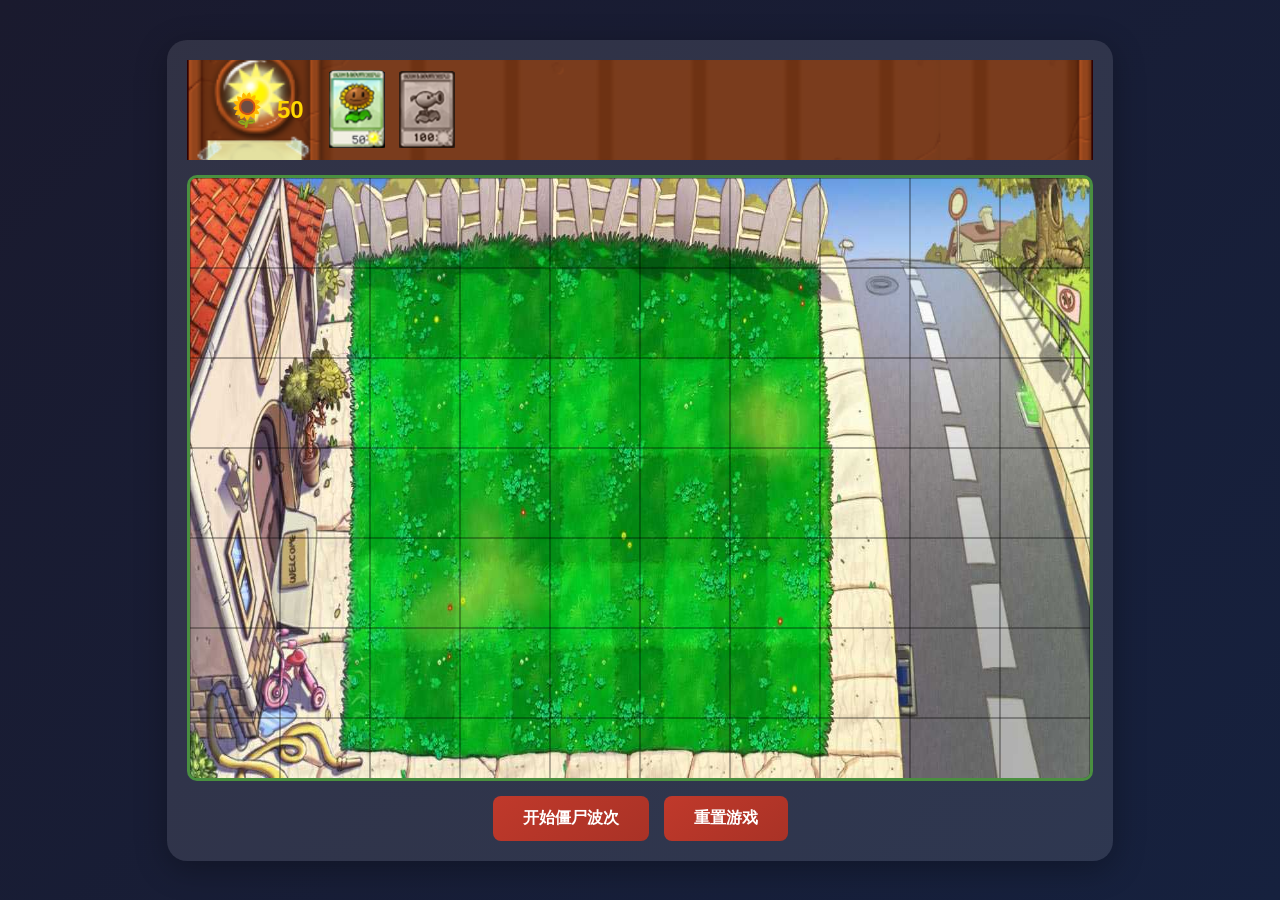
<file: game/index.html>
<!DOCTYPE html>
<html lang="zh-CN">
<head>
    <meta charset="UTF-8">
    <meta name="viewport" content="width=device-width, initial-scale=1.0">
    <title>植物大战僵尸 - 向日葵与豌豆射手</title>
    <link rel="stylesheet" href="style.css">
</head>
<body>
    <div class="game-container">
        <div class="chooser-container">
            <div class="sun-count">
                <span class="sun-icon">🌻</span>
                <span id="sun-value">50</span>
            </div>
            
            <div class="plant-bar">
                <div class="plant-card" data-plant="sunflower" draggable="true" ondragstart="handleDragStart(event)" ondragend="handleDragEnd(event)"></div>
                <div class="plant-card" data-plant="peashooter" draggable="true" ondragstart="handleDragStart(event)" ondragend="handleDragEnd(event)"></div>
            </div>
        </div>
        
        <div class="selected-plant" id="selected-plant" style="display:none;">
            选择植物
        </div>
        
        <canvas id="game-canvas" width="900" height="600" ondragover="handleDragOver(event)" ondrop="handleDrop(event)"></canvas>
        
        <div class="controls">
            <button onclick="startWave()">开始僵尸波次</button>
            <button onclick="resetGame()">重置游戏</button>
        </div>
    </div>
    
    <script src="game.js"></script>
</body>
</html>
</file>
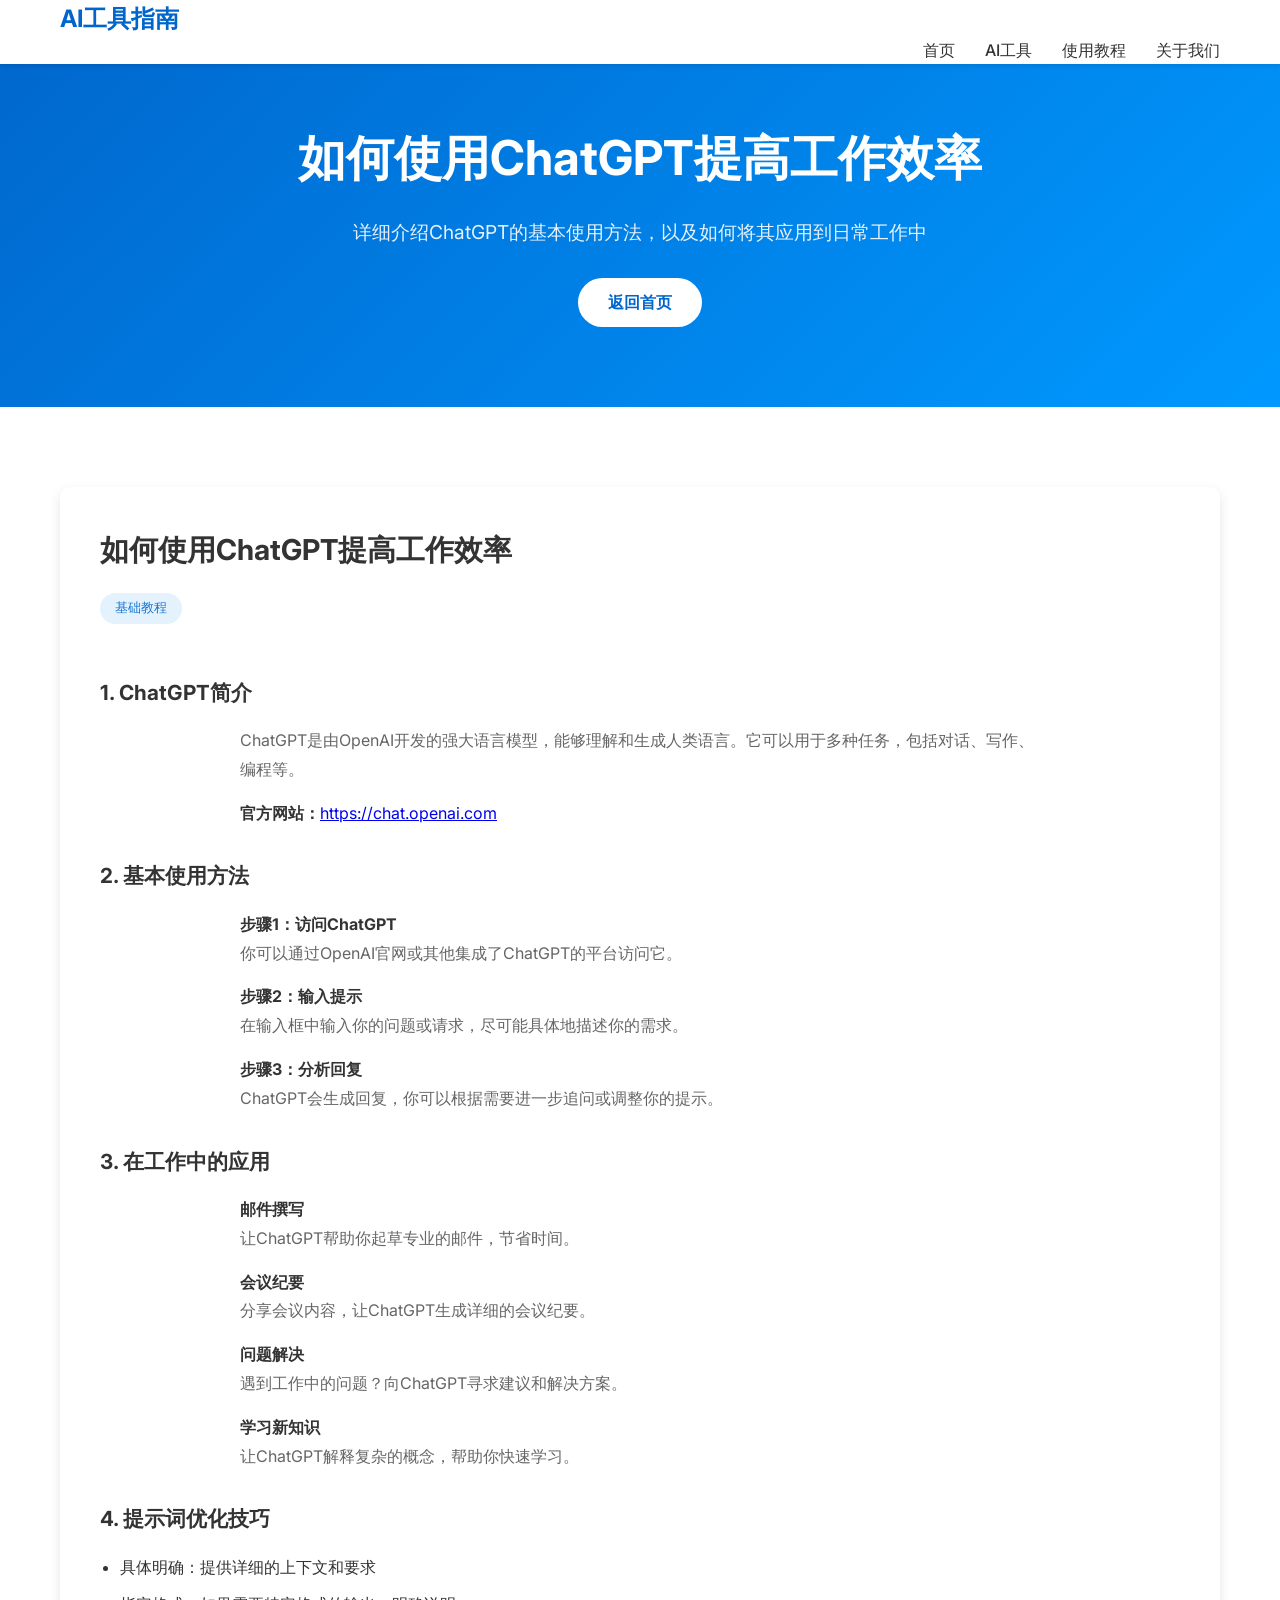
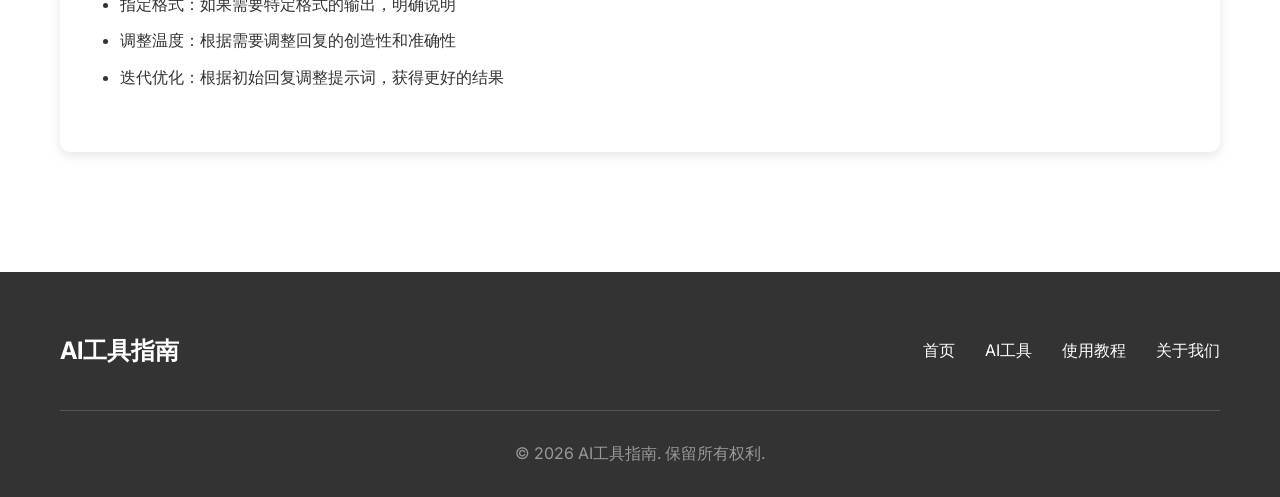
<file: tutorials/chatgpt-tutorial.html>
<!DOCTYPE html>
<html lang="zh-CN">
<head>
    <meta charset="UTF-8">
    <meta name="viewport" content="width=device-width, initial-scale=1.0">
    <title>如何使用ChatGPT提高工作效率 | AI工具指南</title>
    <link rel="stylesheet" href="../style.css">
    <link href="https://fonts.googleapis.com/css2?family=Inter:wght@300;400;500;600;700&display=swap" rel="stylesheet">
</head>
<body>
    <header>
        <nav>
            <div class="container">
                <a href="../index.html" class="logo">AI工具指南</a>
                <ul class="nav-links">
                    <li><a href="../index.html#home">首页</a></li>
                    <li><a href="../index.html#tools">AI工具</a></li>
                    <li><a href="../index.html#tutorials">使用教程</a></li>
                    <li><a href="../index.html#about">关于我们</a></li>
                </ul>
            </div>
        </nav>
        <div class="hero">
            <div class="container">
                <h1>如何使用ChatGPT提高工作效率</h1>
                <p>详细介绍ChatGPT的基本使用方法，以及如何将其应用到日常工作中</p>
                <a href="../index.html" class="btn">返回首页</a>
            </div>
        </div>
    </header>

    <main>
        <section class="section">
            <div class="container">
                <div class="tutorial-detail">
                    <h3>如何使用ChatGPT提高工作效率</h3>
                    <span class="tutorial-tag">基础教程</span>
                    <div class="tutorial-content-full">
                        <h4>1. ChatGPT简介</h4>
                        <p>ChatGPT是由OpenAI开发的强大语言模型，能够理解和生成人类语言。它可以用于多种任务，包括对话、写作、编程等。</p>
                        <p><strong>官方网站：</strong><a href="https://chat.openai.com" target="_blank">https://chat.openai.com</a></p>
                        
                        <h4>2. 基本使用方法</h4>
                        <p><strong>步骤1：访问ChatGPT</strong><br>
                        你可以通过OpenAI官网或其他集成了ChatGPT的平台访问它。</p>
                        <p><strong>步骤2：输入提示</strong><br>
                        在输入框中输入你的问题或请求，尽可能具体地描述你的需求。</p>
                        <p><strong>步骤3：分析回复</strong><br>
                        ChatGPT会生成回复，你可以根据需要进一步追问或调整你的提示。</p>
                        
                        <h4>3. 在工作中的应用</h4>
                        <p><strong>邮件撰写</strong><br>
                        让ChatGPT帮助你起草专业的邮件，节省时间。</p>
                        <p><strong>会议纪要</strong><br>
                        分享会议内容，让ChatGPT生成详细的会议纪要。</p>
                        <p><strong>问题解决</strong><br>
                        遇到工作中的问题？向ChatGPT寻求建议和解决方案。</p>
                        <p><strong>学习新知识</strong><br>
                        让ChatGPT解释复杂的概念，帮助你快速学习。</p>
                        
                        <h4>4. 提示词优化技巧</h4>
                        <ul>
                            <li>具体明确：提供详细的上下文和要求</li>
                            <li>指定格式：如果需要特定格式的输出，明确说明</li>
                            <li>调整温度：根据需要调整回复的创造性和准确性</li>
                            <li>迭代优化：根据初始回复调整提示词，获得更好的结果</li>
                        </ul>
                    </div>
                </div>
            </div>
        </section>
    </main>

    <footer>
        <div class="container">
            <div class="footer-content">
                <div class="footer-logo">AI工具指南</div>
                <div class="footer-links">
                    <a href="../index.html#home">首页</a>
                    <a href="../index.html#tools">AI工具</a>
                    <a href="../index.html#tutorials">使用教程</a>
                    <a href="../index.html#about">关于我们</a>
                </div>
            </div>
            <div class="footer-bottom">
                <p>&copy; 2026 AI工具指南. 保留所有权利.</p>
            </div>
        </div>
    </footer>
</body>
</html>
</file>
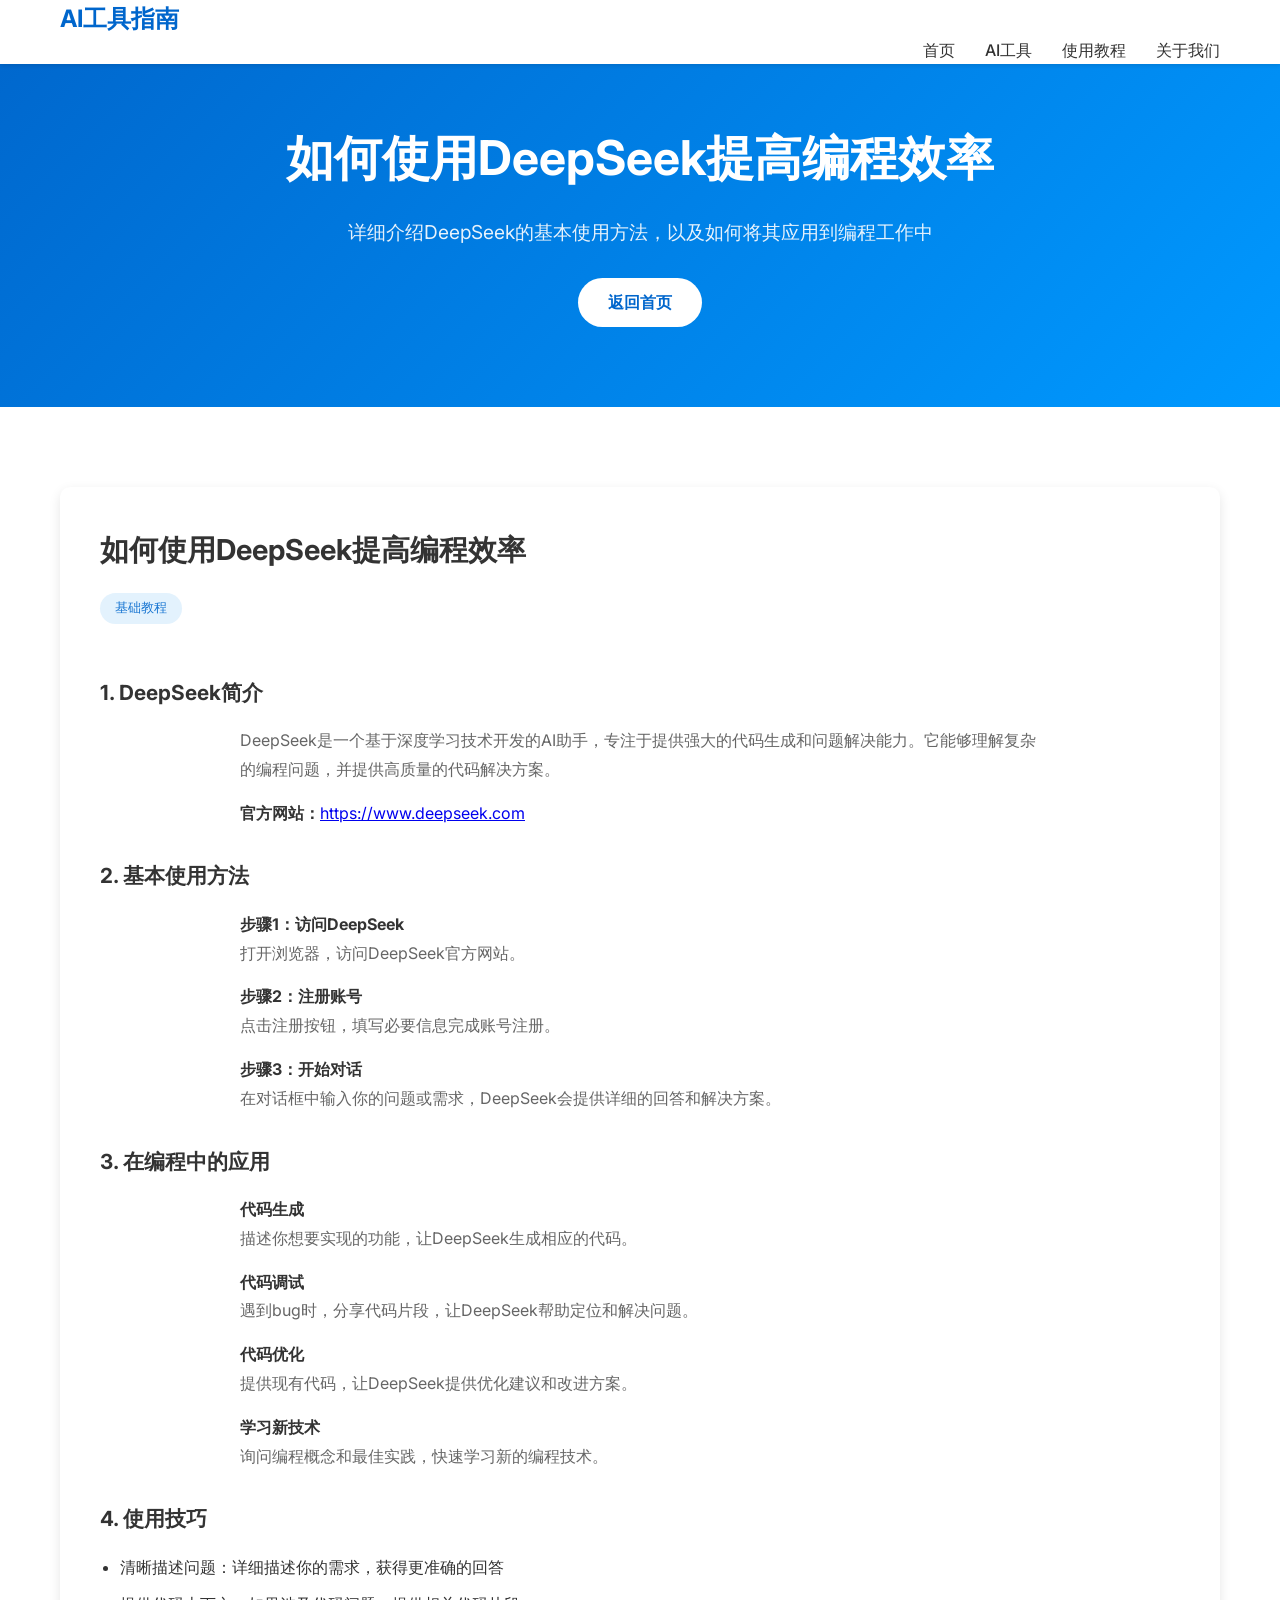
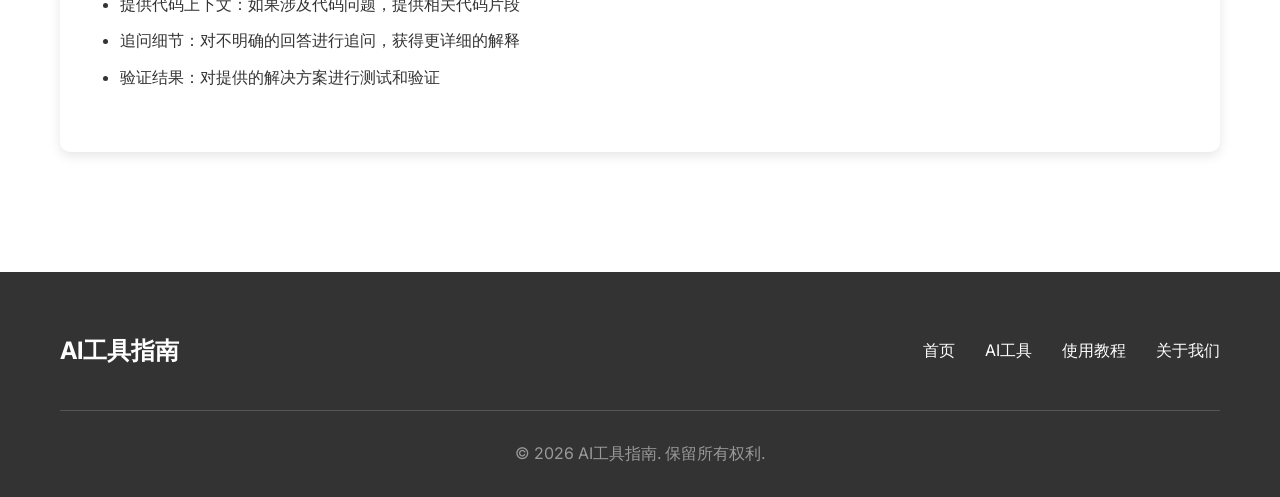
<file: tutorials/deepseek-tutorial.html>
<!DOCTYPE html>
<html lang="zh-CN">
<head>
    <meta charset="UTF-8">
    <meta name="viewport" content="width=device-width, initial-scale=1.0">
    <title>如何使用DeepSeek提高编程效率 | AI工具指南</title>
    <link rel="stylesheet" href="../style.css">
    <link href="https://fonts.googleapis.com/css2?family=Inter:wght@300;400;500;600;700&display=swap" rel="stylesheet">
</head>
<body>
    <header>
        <nav>
            <div class="container">
                <a href="../index.html" class="logo">AI工具指南</a>
                <ul class="nav-links">
                    <li><a href="../index.html#home">首页</a></li>
                    <li><a href="../index.html#tools">AI工具</a></li>
                    <li><a href="../index.html#tutorials">使用教程</a></li>
                    <li><a href="../index.html#about">关于我们</a></li>
                </ul>
            </div>
        </nav>
        <div class="hero">
            <div class="container">
                <h1>如何使用DeepSeek提高编程效率</h1>
                <p>详细介绍DeepSeek的基本使用方法，以及如何将其应用到编程工作中</p>
                <a href="../index.html" class="btn">返回首页</a>
            </div>
        </div>
    </header>

    <main>
        <section class="section">
            <div class="container">
                <div class="tutorial-detail">
                    <h3>如何使用DeepSeek提高编程效率</h3>
                    <span class="tutorial-tag">基础教程</span>
                    <div class="tutorial-content-full">
                        <h4>1. DeepSeek简介</h4>
                        <p>DeepSeek是一个基于深度学习技术开发的AI助手，专注于提供强大的代码生成和问题解决能力。它能够理解复杂的编程问题，并提供高质量的代码解决方案。</p>
                        <p><strong>官方网站：</strong><a href="https://www.deepseek.com" target="_blank">https://www.deepseek.com</a>
                        
                        <h4>2. 基本使用方法</h4>
                        <p><strong>步骤1：访问DeepSeek</strong><br>
                        打开浏览器，访问DeepSeek官方网站。</p>
                        <p><strong>步骤2：注册账号</strong><br>
                        点击注册按钮，填写必要信息完成账号注册。</p>
                        <p><strong>步骤3：开始对话</strong><br>
                        在对话框中输入你的问题或需求，DeepSeek会提供详细的回答和解决方案。</p>
                        
                        <h4>3. 在编程中的应用</h4>
                        <p><strong>代码生成</strong><br>
                        描述你想要实现的功能，让DeepSeek生成相应的代码。</p>
                        <p><strong>代码调试</strong><br>
                        遇到bug时，分享代码片段，让DeepSeek帮助定位和解决问题。</p>
                        <p><strong>代码优化</strong><br>
                        提供现有代码，让DeepSeek提供优化建议和改进方案。</p>
                        <p><strong>学习新技术</strong><br>
                        询问编程概念和最佳实践，快速学习新的编程技术。</p>
                        
                        <h4>4. 使用技巧</h4>
                        <ul>
                            <li>清晰描述问题：详细描述你的需求，获得更准确的回答</li>
                            <li>提供代码上下文：如果涉及代码问题，提供相关代码片段</li>
                            <li>追问细节：对不明确的回答进行追问，获得更详细的解释</li>
                            <li>验证结果：对提供的解决方案进行测试和验证</li>
                        </ul>
                    </div>
                </div>
            </div>
        </section>
    </main>

    <footer>
        <div class="container">
            <div class="footer-content">
                <div class="footer-logo">AI工具指南</div>
                <div class="footer-links">
                    <a href="../index.html#home">首页</a>
                    <a href="../index.html#tools">AI工具</a>
                    <a href="../index.html#tutorials">使用教程</a>
                    <a href="../index.html#about">关于我们</a>
                </div>
            </div>
            <div class="footer-bottom">
                <p>&copy; 2026 AI工具指南. 保留所有权利.</p>
            </div>
        </div>
    </footer>
</body>
</html>
</file>
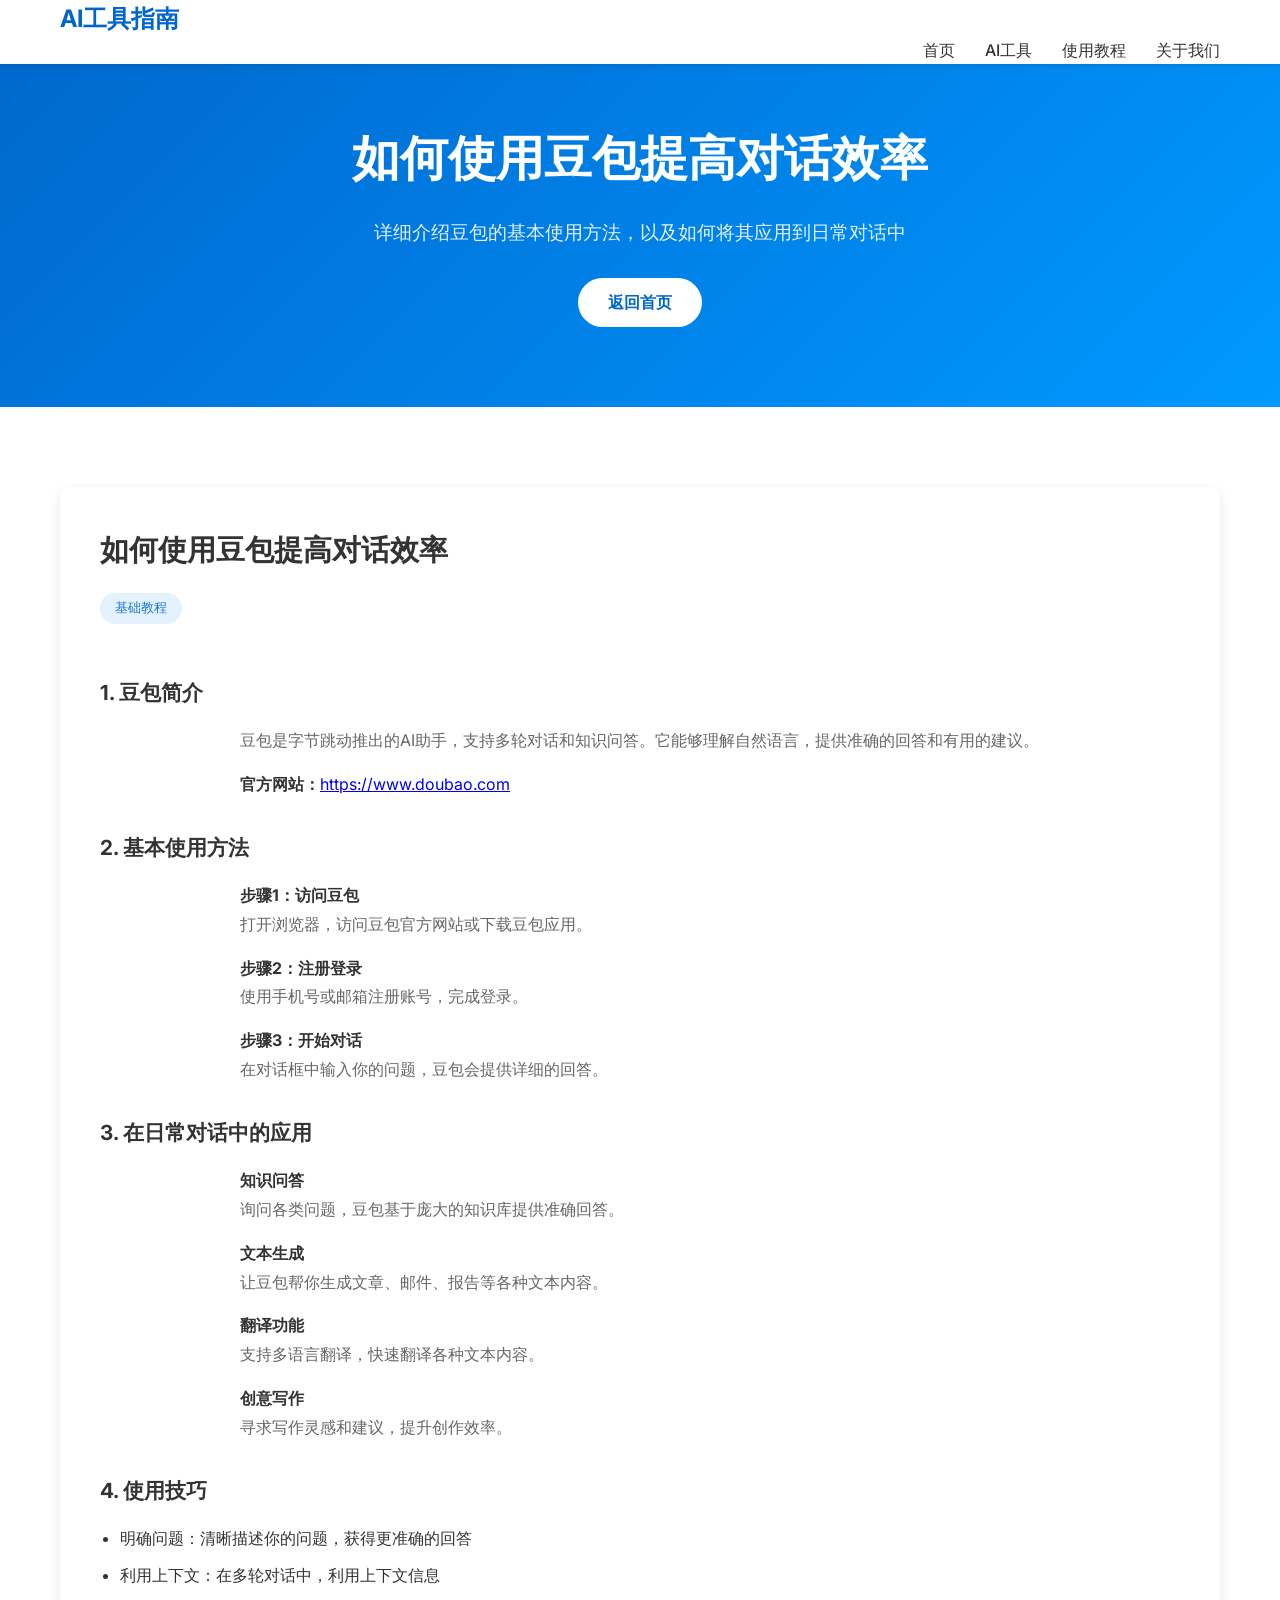
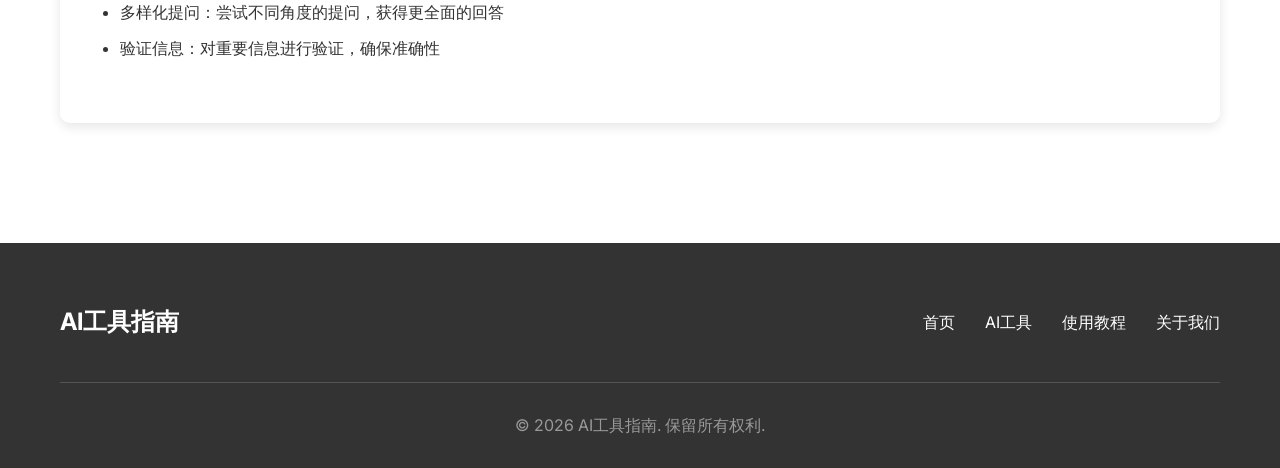
<file: tutorials/doubao-tutorial.html>
<!DOCTYPE html>
<html lang="zh-CN">
<head>
    <meta charset="UTF-8">
    <meta name="viewport" content="width=device-width, initial-scale=1.0">
    <title>如何使用豆包提高对话效率 | AI工具指南</title>
    <link rel="stylesheet" href="../style.css">
    <link href="https://fonts.googleapis.com/css2?family=Inter:wght@300;400;500;600;700&display=swap" rel="stylesheet">
</head>
<body>
    <header>
        <nav>
            <div class="container">
                <a href="../index.html" class="logo">AI工具指南</a>
                <ul class="nav-links">
                    <li><a href="../index.html#home">首页</a></li>
                    <li><a href="../index.html#tools">AI工具</a></li>
                    <li><a href="../index.html#tutorials">使用教程</a></li>
                    <li><a href="../index.html#about">关于我们</a></li>
                </ul>
            </div>
        </nav>
        <div class="hero">
            <div class="container">
                <h1>如何使用豆包提高对话效率</h1>
                <p>详细介绍豆包的基本使用方法，以及如何将其应用到日常对话中</p>
                <a href="../index.html" class="btn">返回首页</a>
            </div>
        </div>
    </header>

    <main>
        <section class="section">
            <div class="container">
                <div class="tutorial-detail">
                    <h3>如何使用豆包提高对话效率</h3>
                    <span class="tutorial-tag">基础教程</span>
                    <div class="tutorial-content-full">
                        <h4>1. 豆包简介</h4>
                        <p>豆包是字节跳动推出的AI助手，支持多轮对话和知识问答。它能够理解自然语言，提供准确的回答和有用的建议。</p>
                        <p><strong>官方网站：</strong><a href="https://www.doubao.com" target="_blank">https://www.doubao.com</a>
                        
                        <h4>2. 基本使用方法</h4>
                        <p><strong>步骤1：访问豆包</strong><br>
                        打开浏览器，访问豆包官方网站或下载豆包应用。</p>
                        <p><strong>步骤2：注册登录</strong><br>
                        使用手机号或邮箱注册账号，完成登录。</p>
                        <p><strong>步骤3：开始对话</strong><br>
                        在对话框中输入你的问题，豆包会提供详细的回答。</p>
                        
                        <h4>3. 在日常对话中的应用</h4>
                        <p><strong>知识问答</strong><br>
                        询问各类问题，豆包基于庞大的知识库提供准确回答。</p>
                        <p><strong>文本生成</strong><br>
                        让豆包帮你生成文章、邮件、报告等各种文本内容。</p>
                        <p><strong>翻译功能</strong><br>
                        支持多语言翻译，快速翻译各种文本内容。</p>
                        <p><strong>创意写作</strong><br>
                        寻求写作灵感和建议，提升创作效率。</p>
                        
                        <h4>4. 使用技巧</h4>
                        <ul>
                            <li>明确问题：清晰描述你的问题，获得更准确的回答</li>
                            <li>利用上下文：在多轮对话中，利用上下文信息</li>
                            <li>多样化提问：尝试不同角度的提问，获得更全面的回答</li>
                            <li>验证信息：对重要信息进行验证，确保准确性</li>
                        </ul>
                    </div>
                </div>
            </div>
        </section>
    </main>

    <footer>
        <div class="container">
            <div class="footer-content">
                <div class="footer-logo">AI工具指南</div>
                <div class="footer-links">
                    <a href="../index.html#home">首页</a>
                    <a href="../index.html#tools">AI工具</a>
                    <a href="../index.html#tutorials">使用教程</a>
                    <a href="../index.html#about">关于我们</a>
                </div>
            </div>
            <div class="footer-bottom">
                <p>&copy; 2026 AI工具指南. 保留所有权利.</p>
            </div>
        </div>
    </footer>
</body>
</html>
</file>
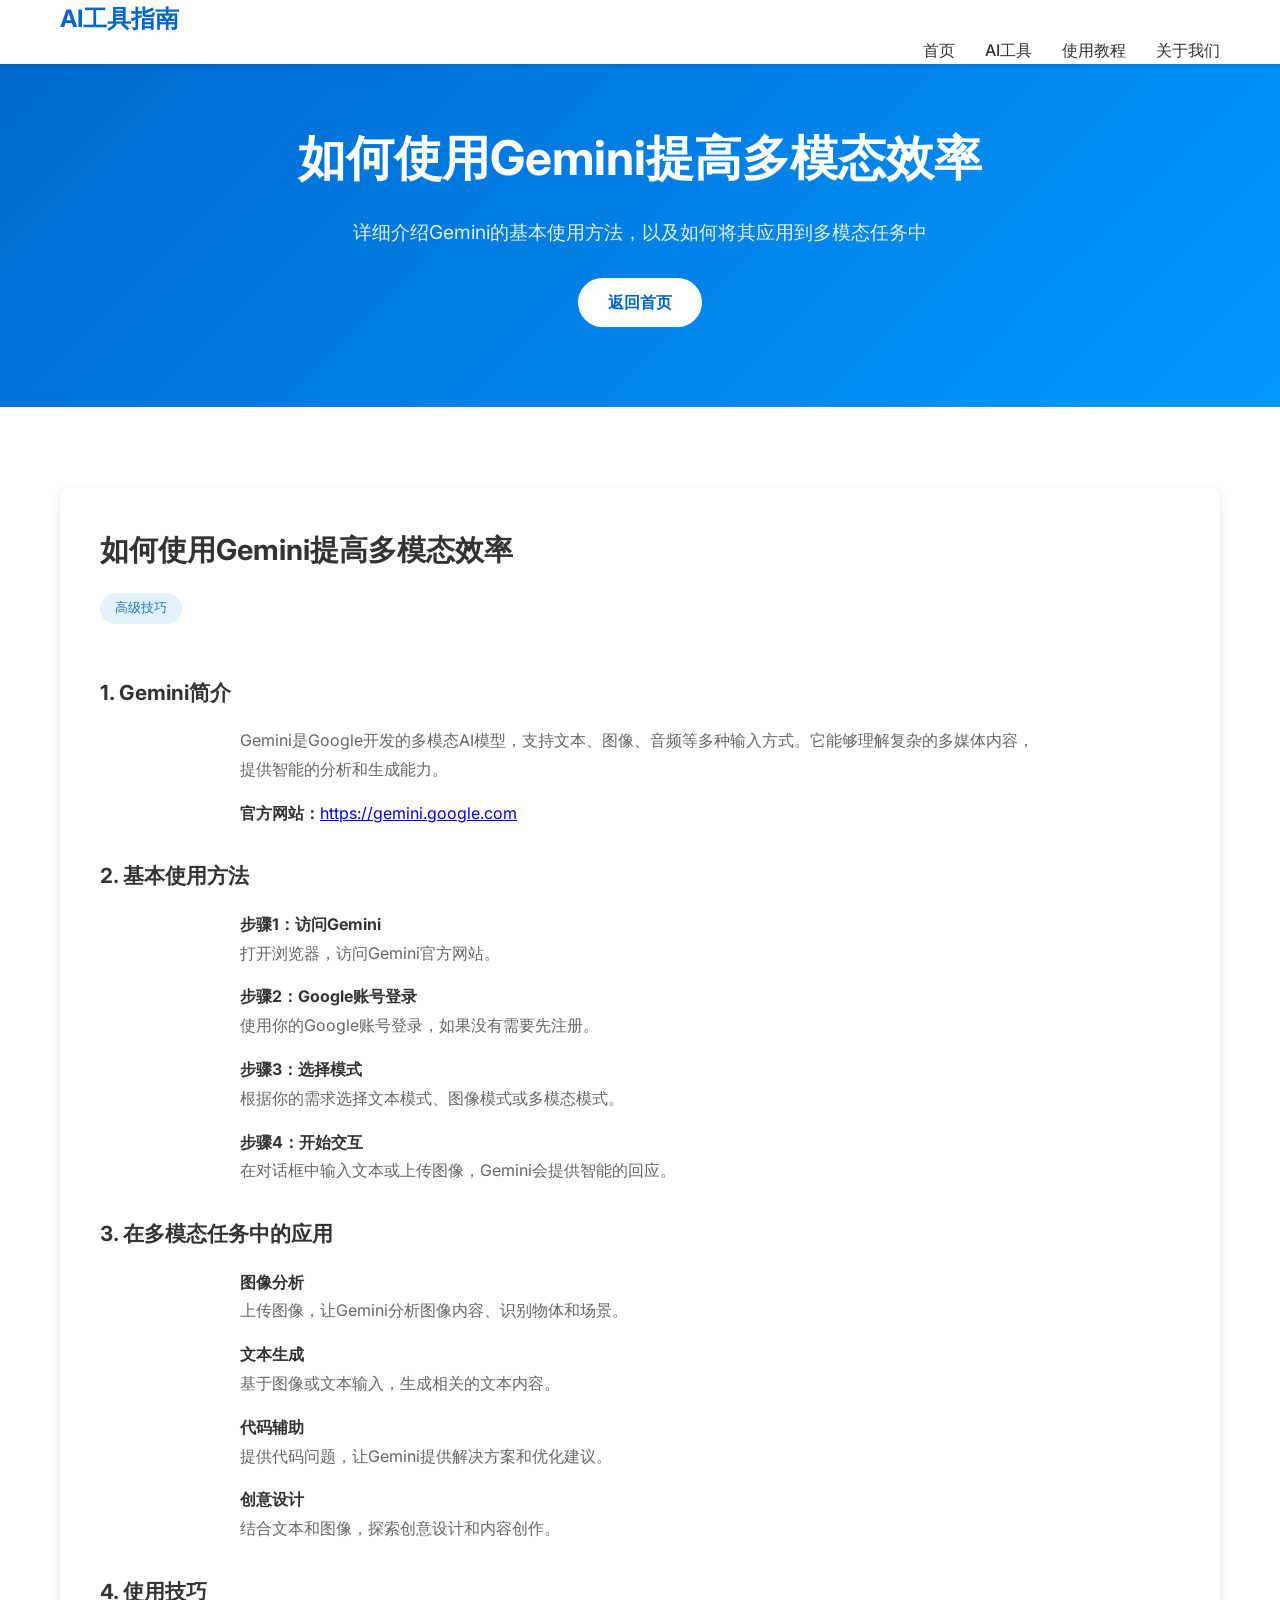
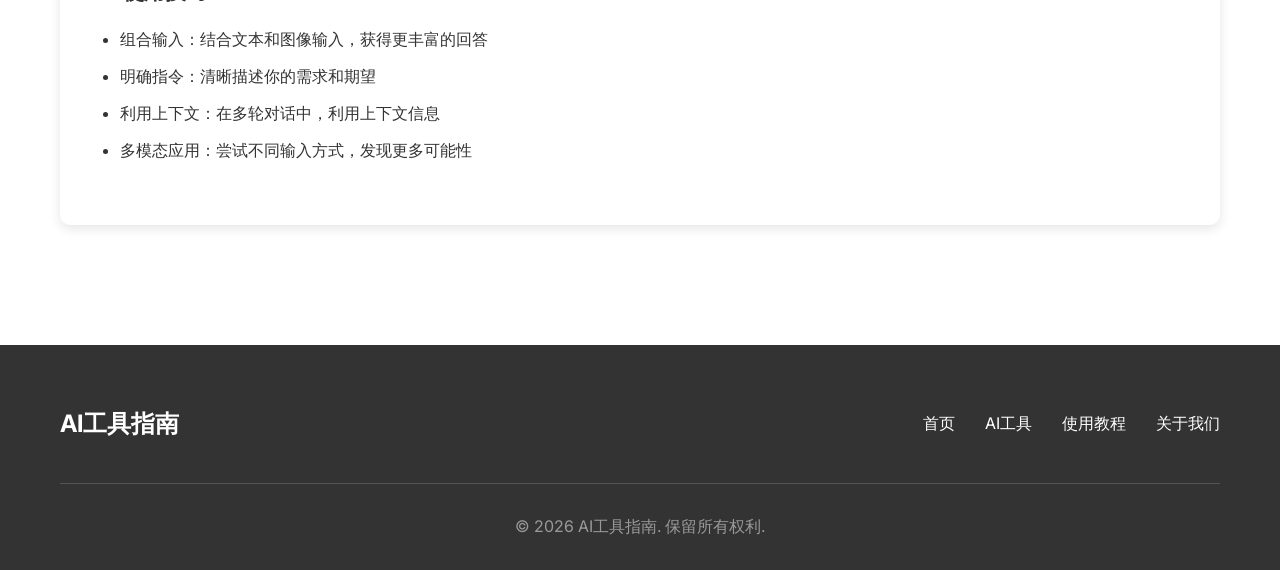
<file: tutorials/gemini-tutorial.html>
<!DOCTYPE html>
<html lang="zh-CN">
<head>
    <meta charset="UTF-8">
    <meta name="viewport" content="width=device-width, initial-scale=1.0">
    <title>如何使用Gemini提高多模态效率 | AI工具指南</title>
    <link rel="stylesheet" href="../style.css">
    <link href="https://fonts.googleapis.com/css2?family=Inter:wght@300;400;500;600;700&display=swap" rel="stylesheet">
</head>
<body>
    <header>
        <nav>
            <div class="container">
                <a href="../index.html" class="logo">AI工具指南</a>
                <ul class="nav-links">
                    <li><a href="../index.html#home">首页</a></li>
                    <li><a href="../index.html#tools">AI工具</a></li>
                    <li><a href="../index.html#tutorials">使用教程</a></li>
                    <li><a href="../index.html#about">关于我们</a></li>
                </ul>
            </div>
        </nav>
        <div class="hero">
            <div class="container">
                <h1>如何使用Gemini提高多模态效率</h1>
                <p>详细介绍Gemini的基本使用方法，以及如何将其应用到多模态任务中</p>
                <a href="../index.html" class="btn">返回首页</a>
            </div>
        </div>
    </header>

    <main>
        <section class="section">
            <div class="container">
                <div class="tutorial-detail">
                    <h3>如何使用Gemini提高多模态效率</h3>
                    <span class="tutorial-tag">高级技巧</span>
                    <div class="tutorial-content-full">
                        <h4>1. Gemini简介</h4>
                        <p>Gemini是Google开发的多模态AI模型，支持文本、图像、音频等多种输入方式。它能够理解复杂的多媒体内容，提供智能的分析和生成能力。</p>
                        <p><strong>官方网站：</strong><a href="https://gemini.google.com" target="_blank">https://gemini.google.com</a>
                        
                        <h4>2. 基本使用方法</h4>
                        <p><strong>步骤1：访问Gemini</strong><br>
                        打开浏览器，访问Gemini官方网站。</p>
                        <p><strong>步骤2：Google账号登录</strong><br>
                        使用你的Google账号登录，如果没有需要先注册。</p>
                        <p><strong>步骤3：选择模式</strong><br>
                        根据你的需求选择文本模式、图像模式或多模态模式。</p>
                        <p><strong>步骤4：开始交互</strong><br>
                        在对话框中输入文本或上传图像，Gemini会提供智能的回应。</p>
                        
                        <h4>3. 在多模态任务中的应用</h4>
                        <p><strong>图像分析</strong><br>
                        上传图像，让Gemini分析图像内容、识别物体和场景。</p>
                        <p><strong>文本生成</strong><br>
                        基于图像或文本输入，生成相关的文本内容。</p>
                        <p><strong>代码辅助</strong><br>
                        提供代码问题，让Gemini提供解决方案和优化建议。</p>
                        <p><strong>创意设计</strong><br>
                        结合文本和图像，探索创意设计和内容创作。</p>
                        
                        <h4>4. 使用技巧</h4>
                        <ul>
                            <li>组合输入：结合文本和图像输入，获得更丰富的回答</li>
                            <li>明确指令：清晰描述你的需求和期望</li>
                            <li>利用上下文：在多轮对话中，利用上下文信息</li>
                            <li>多模态应用：尝试不同输入方式，发现更多可能性</li>
                        </ul>
                    </div>
                </div>
            </div>
        </section>
    </main>

    <footer>
        <div class="container">
            <div class="footer-content">
                <div class="footer-logo">AI工具指南</div>
                <div class="footer-links">
                    <a href="../index.html#home">首页</a>
                    <a href="../index.html#tools">AI工具</a>
                    <a href="../index.html#tutorials">使用教程</a>
                    <a href="../index.html#about">关于我们</a>
                </div>
            </div>
            <div class="footer-bottom">
                <p>&copy; 2026 AI工具指南. 保留所有权利.</p>
            </div>
        </div>
    </footer>
</body>
</html>
</file>
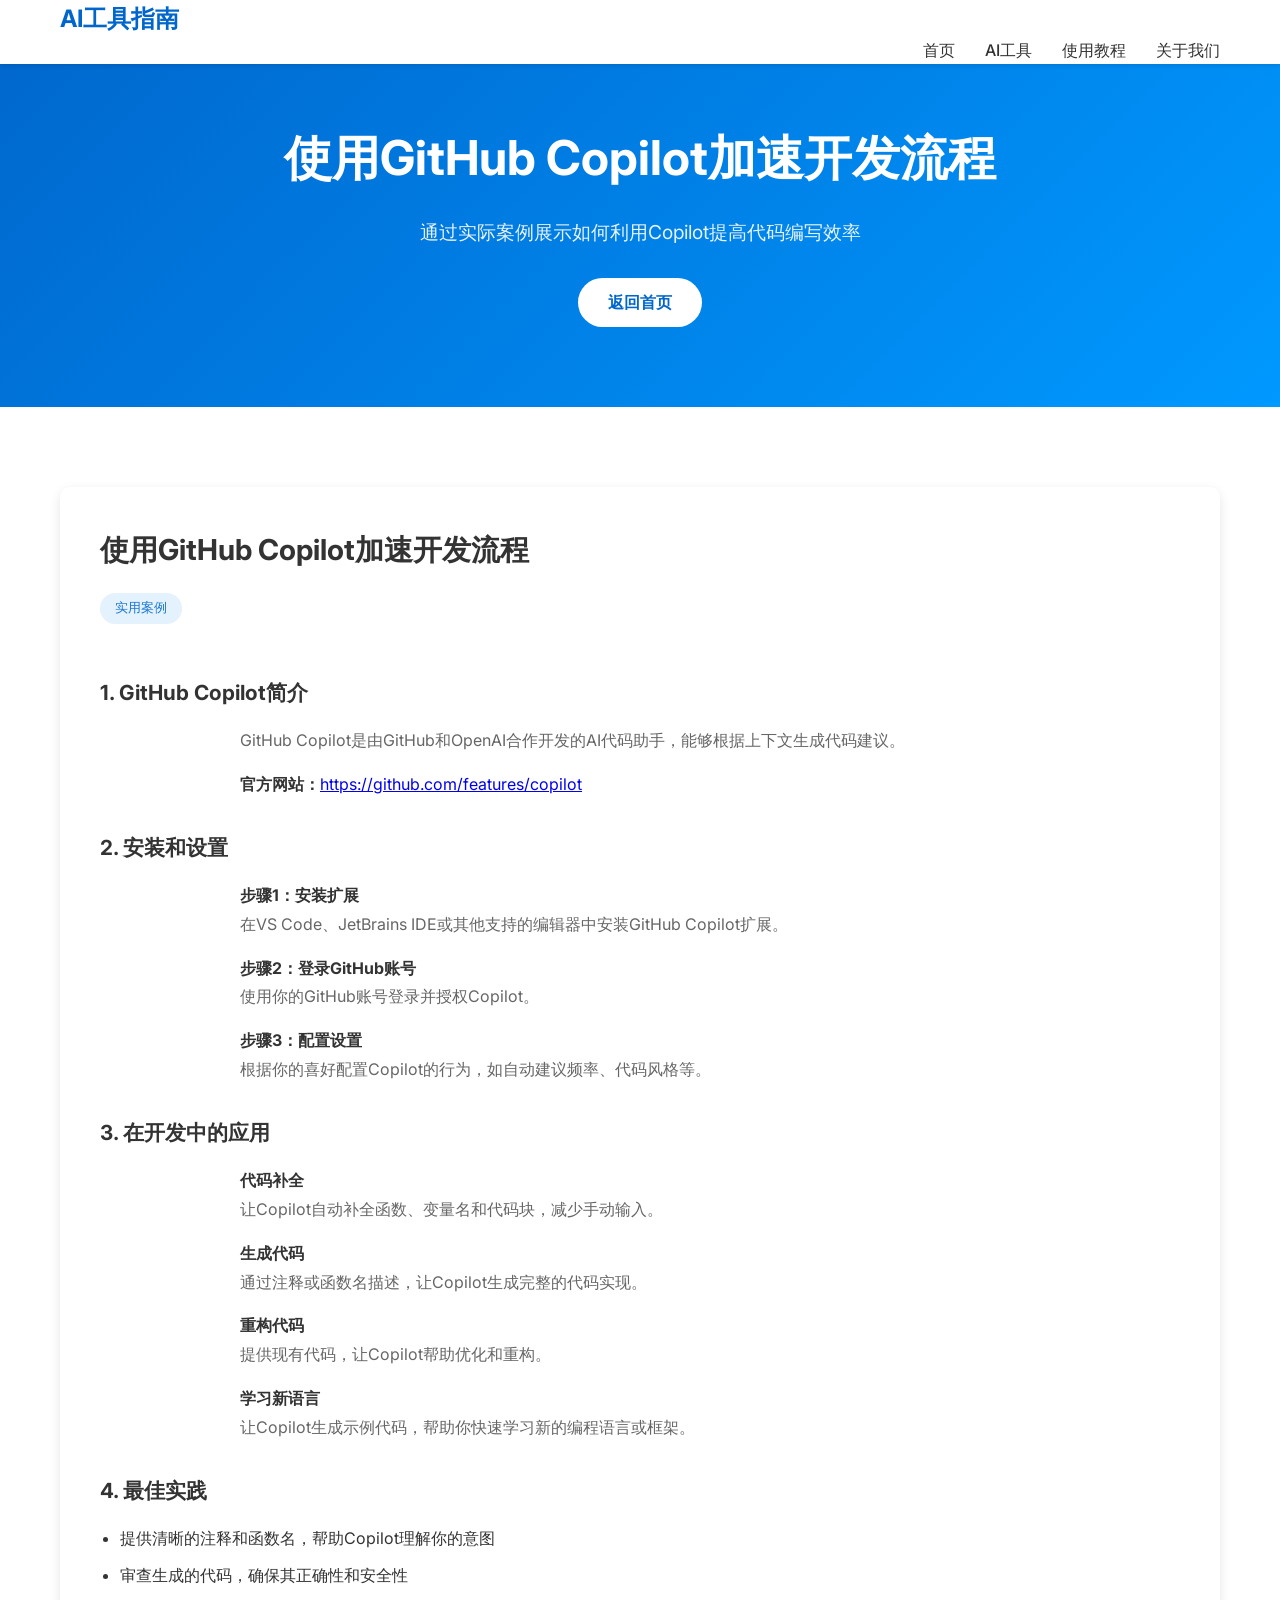
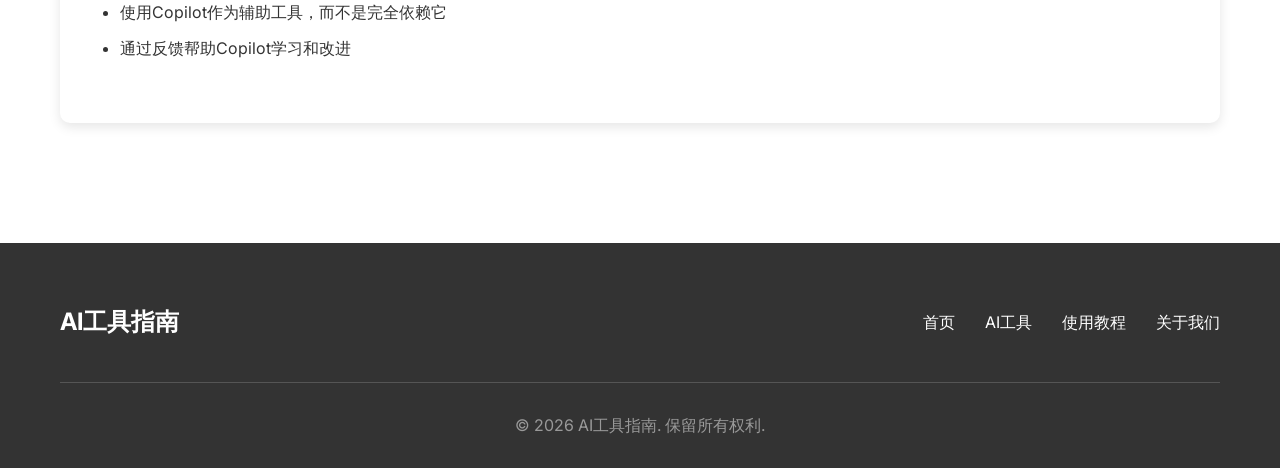
<file: tutorials/github-copilot-tutorial.html>
<!DOCTYPE html>
<html lang="zh-CN">
<head>
    <meta charset="UTF-8">
    <meta name="viewport" content="width=device-width, initial-scale=1.0">
    <title>使用GitHub Copilot加速开发流程 | AI工具指南</title>
    <link rel="stylesheet" href="../style.css">
    <link href="https://fonts.googleapis.com/css2?family=Inter:wght@300;400;500;600;700&display=swap" rel="stylesheet">
</head>
<body>
    <header>
        <nav>
            <div class="container">
                <a href="../index.html" class="logo">AI工具指南</a>
                <ul class="nav-links">
                    <li><a href="../index.html#home">首页</a></li>
                    <li><a href="../index.html#tools">AI工具</a></li>
                    <li><a href="../index.html#tutorials">使用教程</a></li>
                    <li><a href="../index.html#about">关于我们</a></li>
                </ul>
            </div>
        </nav>
        <div class="hero">
            <div class="container">
                <h1>使用GitHub Copilot加速开发流程</h1>
                <p>通过实际案例展示如何利用Copilot提高代码编写效率</p>
                <a href="../index.html" class="btn">返回首页</a>
            </div>
        </div>
    </header>

    <main>
        <section class="section">
            <div class="container">
                <div class="tutorial-detail">
                    <h3>使用GitHub Copilot加速开发流程</h3>
                    <span class="tutorial-tag">实用案例</span>
                    <div class="tutorial-content-full">
                        <h4>1. GitHub Copilot简介</h4>
                        <p>GitHub Copilot是由GitHub和OpenAI合作开发的AI代码助手，能够根据上下文生成代码建议。</p>
                        <p><strong>官方网站：</strong><a href="https://github.com/features/copilot" target="_blank">https://github.com/features/copilot</a></p>
                        
                        <h4>2. 安装和设置</h4>
                        <p><strong>步骤1：安装扩展</strong><br>
                        在VS Code、JetBrains IDE或其他支持的编辑器中安装GitHub Copilot扩展。</p>
                        <p><strong>步骤2：登录GitHub账号</strong><br>
                        使用你的GitHub账号登录并授权Copilot。</p>
                        <p><strong>步骤3：配置设置</strong><br>
                        根据你的喜好配置Copilot的行为，如自动建议频率、代码风格等。</p>
                        
                        <h4>3. 在开发中的应用</h4>
                        <p><strong>代码补全</strong><br>
                        让Copilot自动补全函数、变量名和代码块，减少手动输入。</p>
                        <p><strong>生成代码</strong><br>
                        通过注释或函数名描述，让Copilot生成完整的代码实现。</p>
                        <p><strong>重构代码</strong><br>
                        提供现有代码，让Copilot帮助优化和重构。</p>
                        <p><strong>学习新语言</strong><br>
                        让Copilot生成示例代码，帮助你快速学习新的编程语言或框架。</p>
                        
                        <h4>4. 最佳实践</h4>
                        <ul>
                            <li>提供清晰的注释和函数名，帮助Copilot理解你的意图</li>
                            <li>审查生成的代码，确保其正确性和安全性</li>
                            <li>使用Copilot作为辅助工具，而不是完全依赖它</li>
                            <li>通过反馈帮助Copilot学习和改进</li>
                        </ul>
                    </div>
                </div>
            </div>
        </section>
    </main>

    <footer>
        <div class="container">
            <div class="footer-content">
                <div class="footer-logo">AI工具指南</div>
                <div class="footer-links">
                    <a href="../index.html#home">首页</a>
                    <a href="../index.html#tools">AI工具</a>
                    <a href="../index.html#tutorials">使用教程</a>
                    <a href="../index.html#about">关于我们</a>
                </div>
            </div>
            <div class="footer-bottom">
                <p>&copy; 2026 AI工具指南. 保留所有权利.</p>
            </div>
        </div>
    </footer>
</body>
</html>
</file>
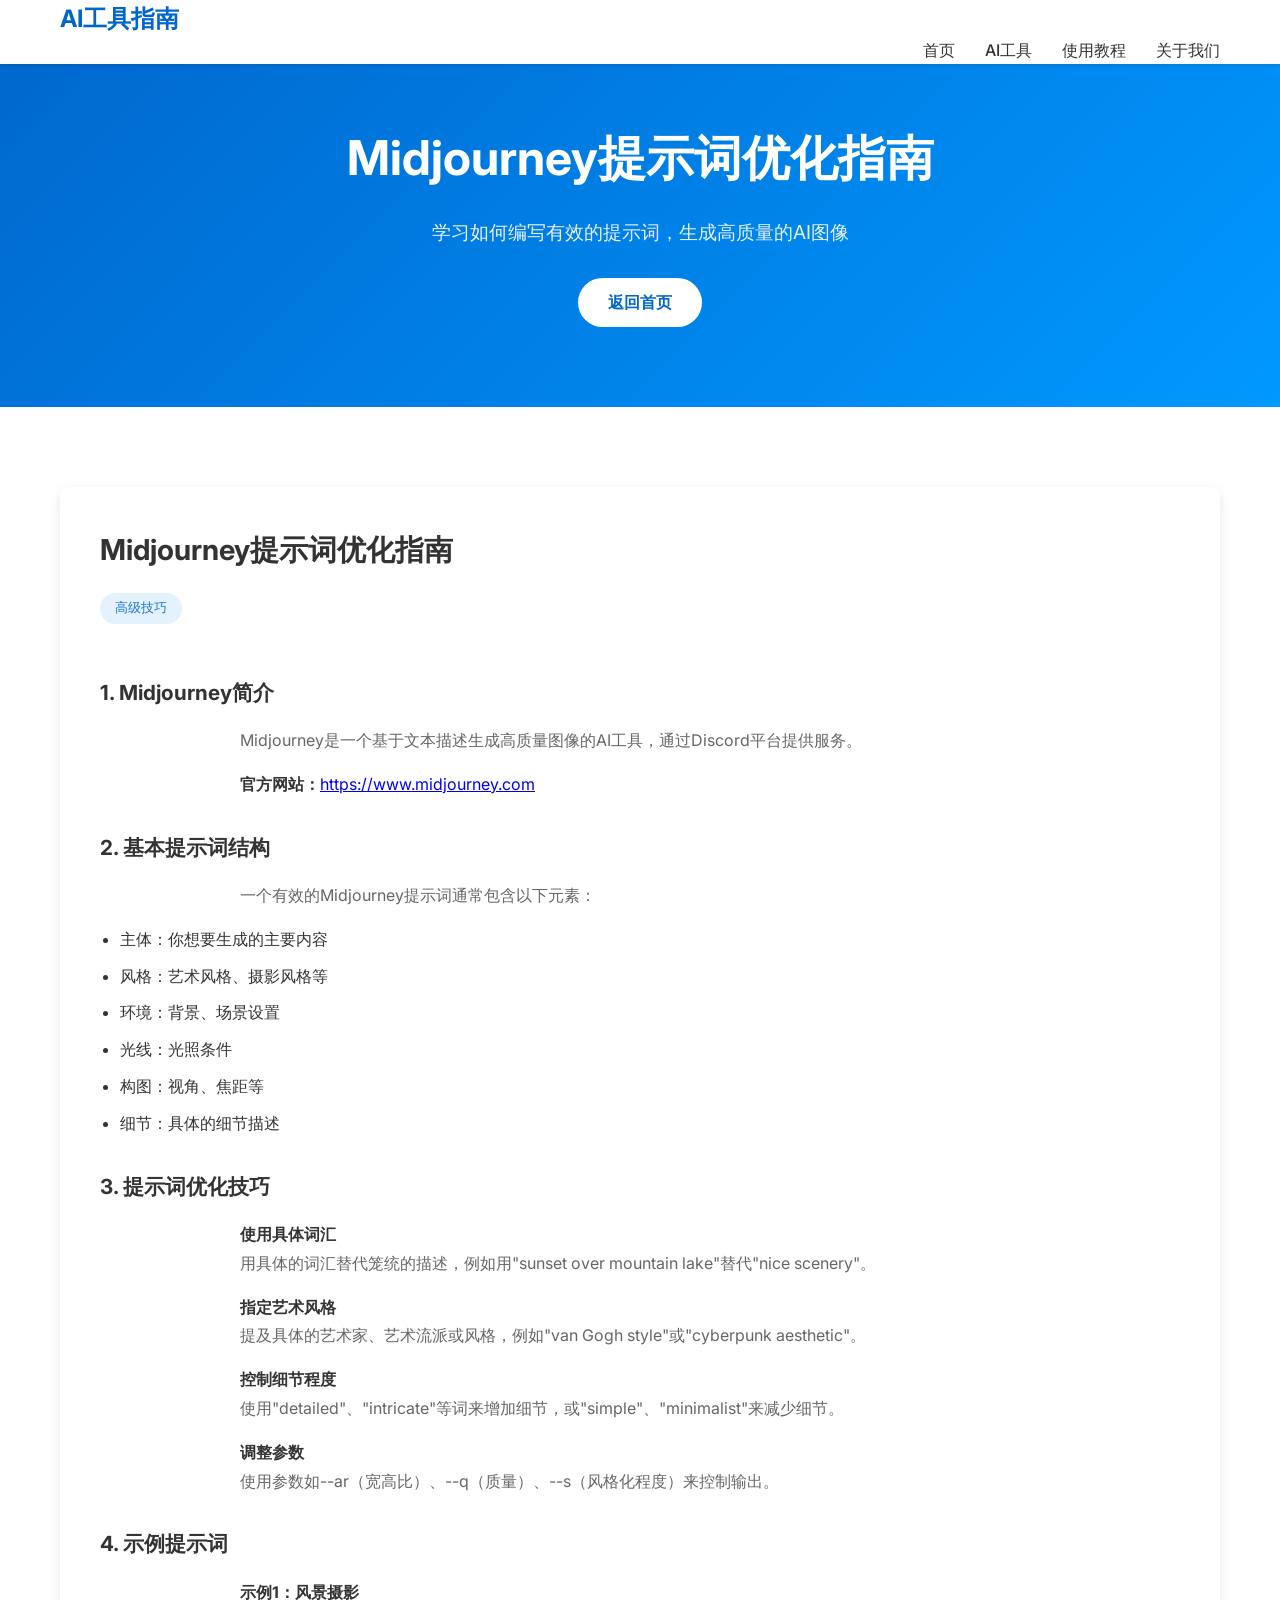
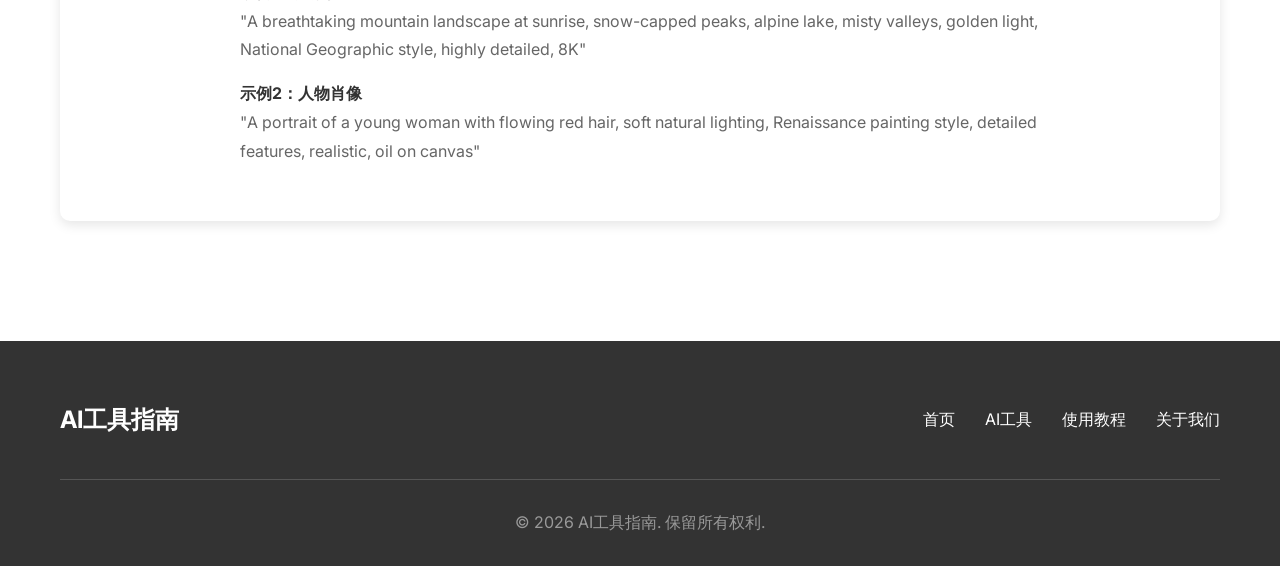
<file: tutorials/midjourney-tutorial.html>
<!DOCTYPE html>
<html lang="zh-CN">
<head>
    <meta charset="UTF-8">
    <meta name="viewport" content="width=device-width, initial-scale=1.0">
    <title>Midjourney提示词优化指南 | AI工具指南</title>
    <link rel="stylesheet" href="../style.css">
    <link href="https://fonts.googleapis.com/css2?family=Inter:wght@300;400;500;600;700&display=swap" rel="stylesheet">
</head>
<body>
    <header>
        <nav>
            <div class="container">
                <a href="../index.html" class="logo">AI工具指南</a>
                <ul class="nav-links">
                    <li><a href="../index.html#home">首页</a></li>
                    <li><a href="../index.html#tools">AI工具</a></li>
                    <li><a href="../index.html#tutorials">使用教程</a></li>
                    <li><a href="../index.html#about">关于我们</a></li>
                </ul>
            </div>
        </nav>
        <div class="hero">
            <div class="container">
                <h1>Midjourney提示词优化指南</h1>
                <p>学习如何编写有效的提示词，生成高质量的AI图像</p>
                <a href="../index.html" class="btn">返回首页</a>
            </div>
        </div>
    </header>

    <main>
        <section class="section">
            <div class="container">
                <div class="tutorial-detail">
                    <h3>Midjourney提示词优化指南</h3>
                    <span class="tutorial-tag">高级技巧</span>
                    <div class="tutorial-content-full">
                        <h4>1. Midjourney简介</h4>
                        <p>Midjourney是一个基于文本描述生成高质量图像的AI工具，通过Discord平台提供服务。</p>
                        <p><strong>官方网站：</strong><a href="https://www.midjourney.com" target="_blank">https://www.midjourney.com</a></p>
                        
                        <h4>2. 基本提示词结构</h4>
                        <p>一个有效的Midjourney提示词通常包含以下元素：</p>
                        <ul>
                            <li>主体：你想要生成的主要内容</li>
                            <li>风格：艺术风格、摄影风格等</li>
                            <li>环境：背景、场景设置</li>
                            <li>光线：光照条件</li>
                            <li>构图：视角、焦距等</li>
                            <li>细节：具体的细节描述</li>
                        </ul>
                        
                        <h4>3. 提示词优化技巧</h4>
                        <p><strong>使用具体词汇</strong><br>
                        用具体的词汇替代笼统的描述，例如用"sunset over mountain lake"替代"nice scenery"。</p>
                        <p><strong>指定艺术风格</strong><br>
                        提及具体的艺术家、艺术流派或风格，例如"van Gogh style"或"cyberpunk aesthetic"。</p>
                        <p><strong>控制细节程度</strong><br>
                        使用"detailed"、"intricate"等词来增加细节，或"simple"、"minimalist"来减少细节。</p>
                        <p><strong>调整参数</strong><br>
                        使用参数如--ar（宽高比）、--q（质量）、--s（风格化程度）来控制输出。</p>
                        
                        <h4>4. 示例提示词</h4>
                        <p><strong>示例1：风景摄影</strong><br>
                        "A breathtaking mountain landscape at sunrise, snow-capped peaks, alpine lake, misty valleys, golden light, National Geographic style, highly detailed, 8K"
                        </p>
                        <p><strong>示例2：人物肖像</strong><br>
                        "A portrait of a young woman with flowing red hair, soft natural lighting, Renaissance painting style, detailed features, realistic, oil on canvas"
                        </p>
                    </div>
                </div>
            </div>
        </section>
    </main>

    <footer>
        <div class="container">
            <div class="footer-content">
                <div class="footer-logo">AI工具指南</div>
                <div class="footer-links">
                    <a href="../index.html#home">首页</a>
                    <a href="../index.html#tools">AI工具</a>
                    <a href="../index.html#tutorials">使用教程</a>
                    <a href="../index.html#about">关于我们</a>
                </div>
            </div>
            <div class="footer-bottom">
                <p>&copy; 2026 AI工具指南. 保留所有权利.</p>
            </div>
        </div>
    </footer>
</body>
</html>
</file>
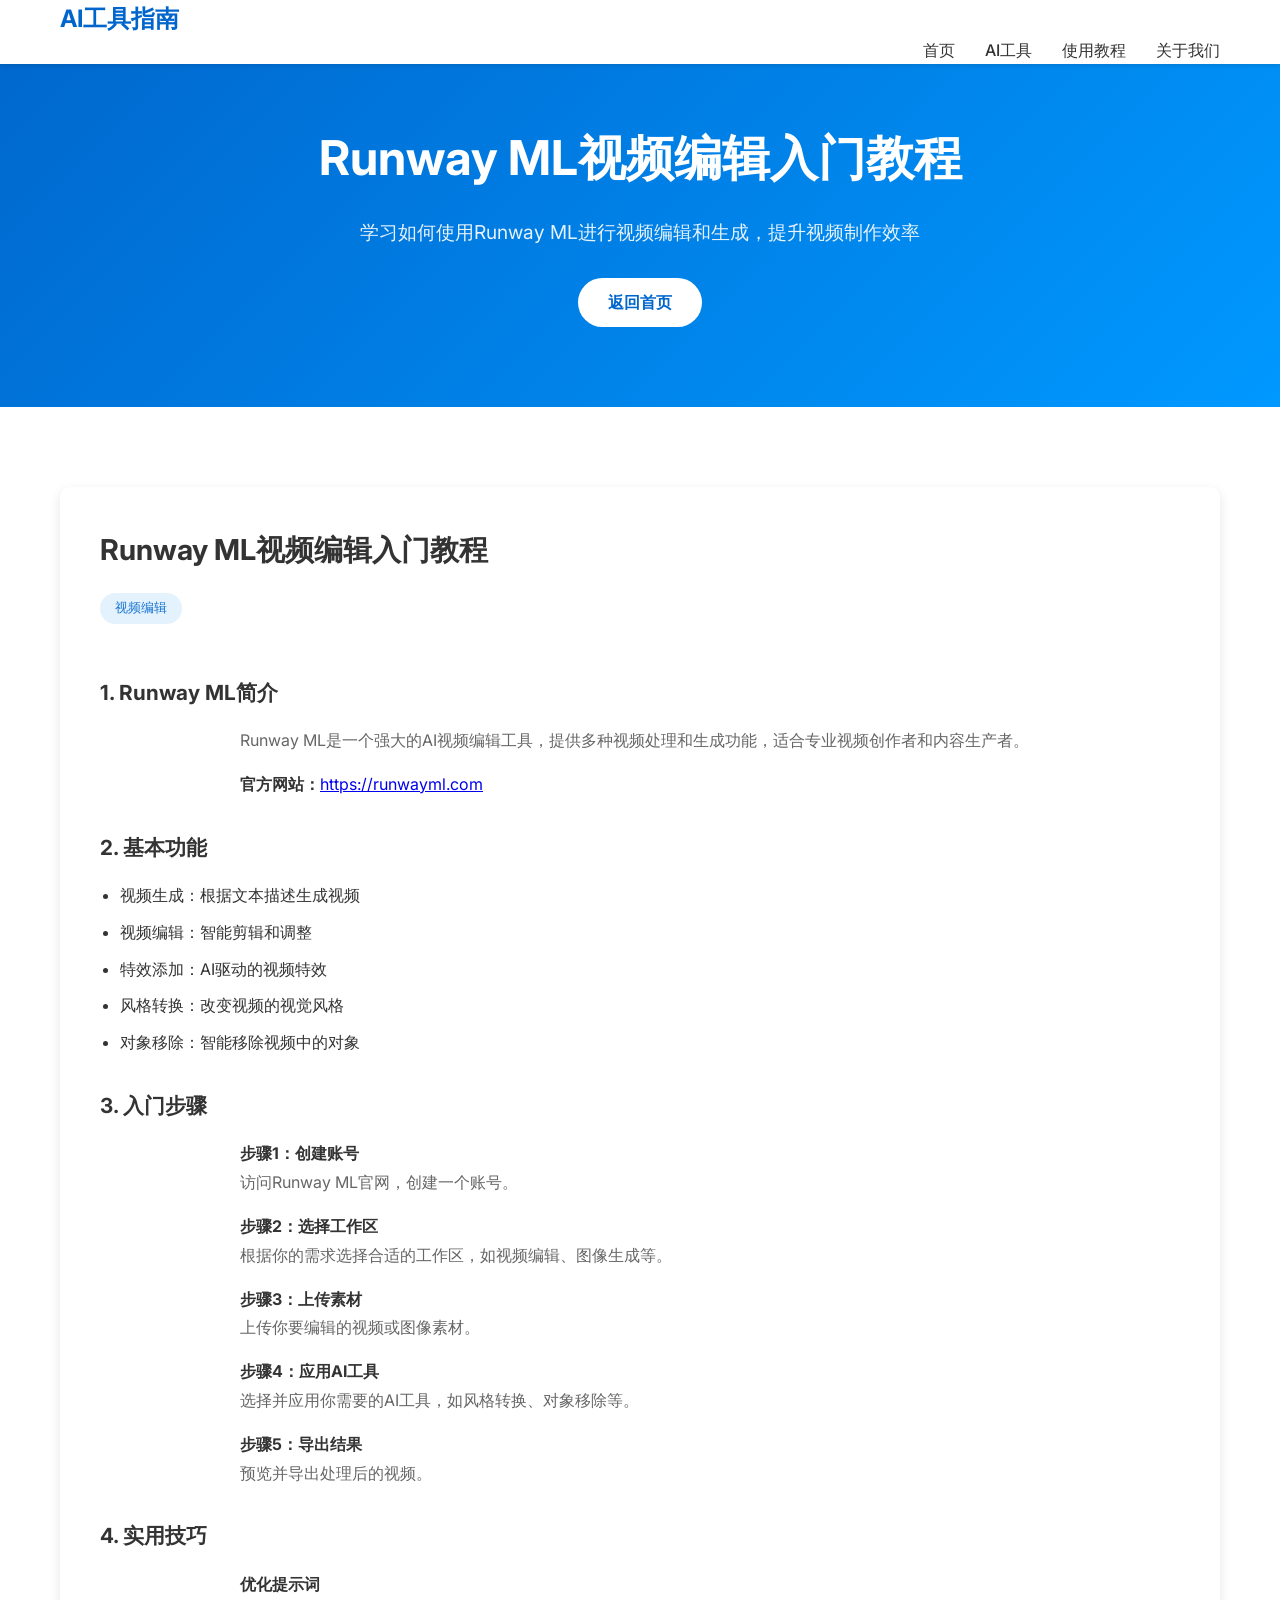
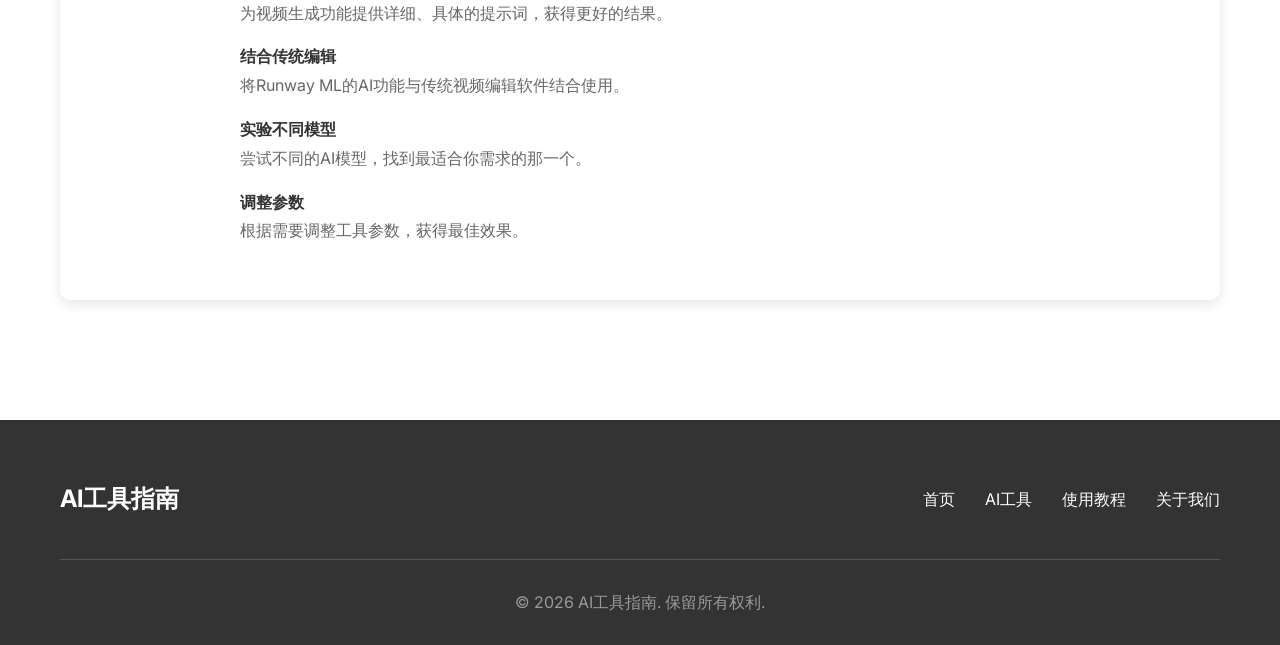
<file: tutorials/runway-ml-tutorial.html>
<!DOCTYPE html>
<html lang="zh-CN">
<head>
    <meta charset="UTF-8">
    <meta name="viewport" content="width=device-width, initial-scale=1.0">
    <title>Runway ML视频编辑入门教程 | AI工具指南</title>
    <link rel="stylesheet" href="../style.css">
    <link href="https://fonts.googleapis.com/css2?family=Inter:wght@300;400;500;600;700&display=swap" rel="stylesheet">
</head>
<body>
    <header>
        <nav>
            <div class="container">
                <a href="../index.html" class="logo">AI工具指南</a>
                <ul class="nav-links">
                    <li><a href="../index.html#home">首页</a></li>
                    <li><a href="../index.html#tools">AI工具</a></li>
                    <li><a href="../index.html#tutorials">使用教程</a></li>
                    <li><a href="../index.html#about">关于我们</a></li>
                </ul>
            </div>
        </nav>
        <div class="hero">
            <div class="container">
                <h1>Runway ML视频编辑入门教程</h1>
                <p>学习如何使用Runway ML进行视频编辑和生成，提升视频制作效率</p>
                <a href="../index.html" class="btn">返回首页</a>
            </div>
        </div>
    </header>

    <main>
        <section class="section">
            <div class="container">
                <div class="tutorial-detail">
                    <h3>Runway ML视频编辑入门教程</h3>
                    <span class="tutorial-tag">视频编辑</span>
                    <div class="tutorial-content-full">
                        <h4>1. Runway ML简介</h4>
                        <p>Runway ML是一个强大的AI视频编辑工具，提供多种视频处理和生成功能，适合专业视频创作者和内容生产者。</p>
                        <p><strong>官方网站：</strong><a href="https://runwayml.com" target="_blank">https://runwayml.com</a></p>
                        
                        <h4>2. 基本功能</h4>
                        <ul>
                            <li>视频生成：根据文本描述生成视频</li>
                            <li>视频编辑：智能剪辑和调整</li>
                            <li>特效添加：AI驱动的视频特效</li>
                            <li>风格转换：改变视频的视觉风格</li>
                            <li>对象移除：智能移除视频中的对象</li>
                        </ul>
                        
                        <h4>3. 入门步骤</h4>
                        <p><strong>步骤1：创建账号</strong><br>
                        访问Runway ML官网，创建一个账号。</p>
                        <p><strong>步骤2：选择工作区</strong><br>
                        根据你的需求选择合适的工作区，如视频编辑、图像生成等。</p>
                        <p><strong>步骤3：上传素材</strong><br>
                        上传你要编辑的视频或图像素材。</p>
                        <p><strong>步骤4：应用AI工具</strong><br>
                        选择并应用你需要的AI工具，如风格转换、对象移除等。</p>
                        <p><strong>步骤5：导出结果</strong><br>
                        预览并导出处理后的视频。</p>
                        
                        <h4>4. 实用技巧</h4>
                        <p><strong>优化提示词</strong><br>
                        为视频生成功能提供详细、具体的提示词，获得更好的结果。</p>
                        <p><strong>结合传统编辑</strong><br>
                        将Runway ML的AI功能与传统视频编辑软件结合使用。</p>
                        <p><strong>实验不同模型</strong><br>
                        尝试不同的AI模型，找到最适合你需求的那一个。</p>
                        <p><strong>调整参数</strong><br>
                        根据需要调整工具参数，获得最佳效果。</p>
                    </div>
                </div>
            </div>
        </section>
    </main>

    <footer>
        <div class="container">
            <div class="footer-content">
                <div class="footer-logo">AI工具指南</div>
                <div class="footer-links">
                    <a href="../index.html#home">首页</a>
                    <a href="../index.html#tools">AI工具</a>
                    <a href="../index.html#tutorials">使用教程</a>
                    <a href="../index.html#about">关于我们</a>
                </div>
            </div>
            <div class="footer-bottom">
                <p>&copy; 2026 AI工具指南. 保留所有权利.</p>
            </div>
        </div>
    </footer>
</body>
</html>
</file>
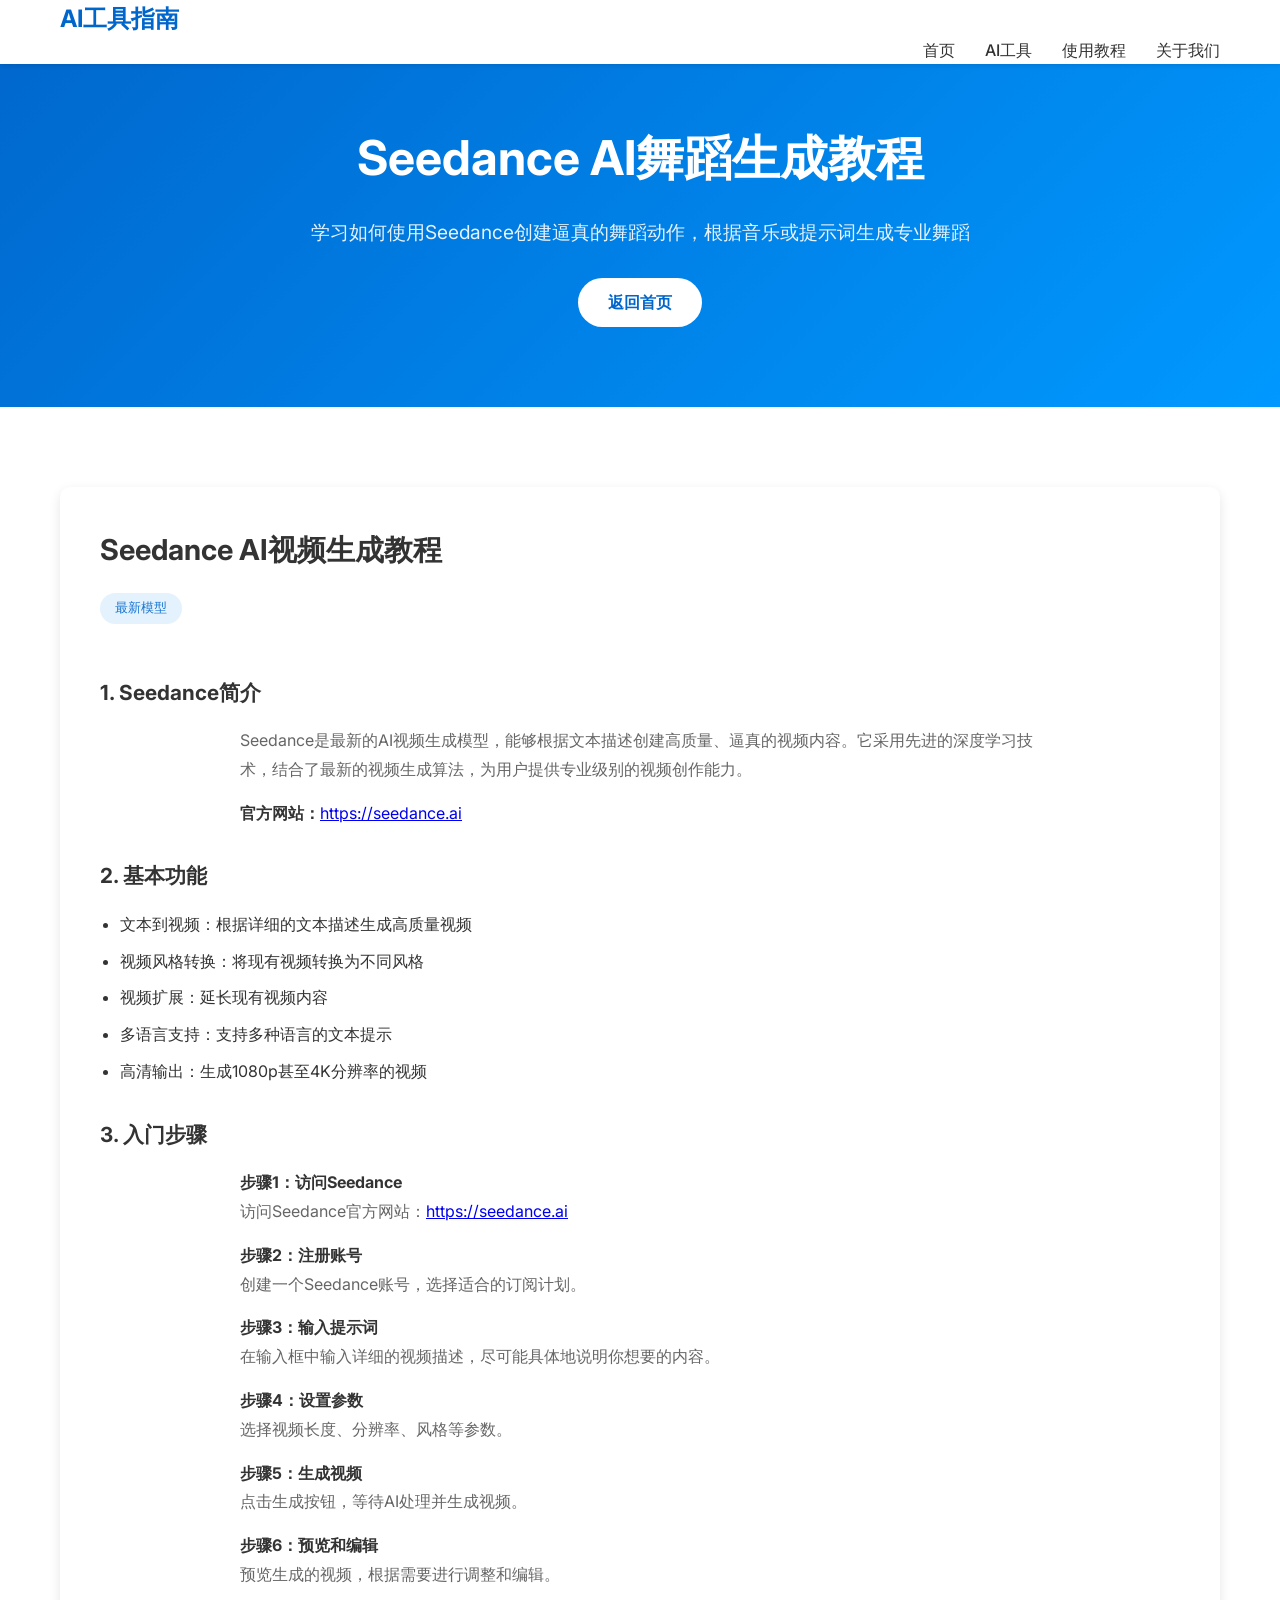
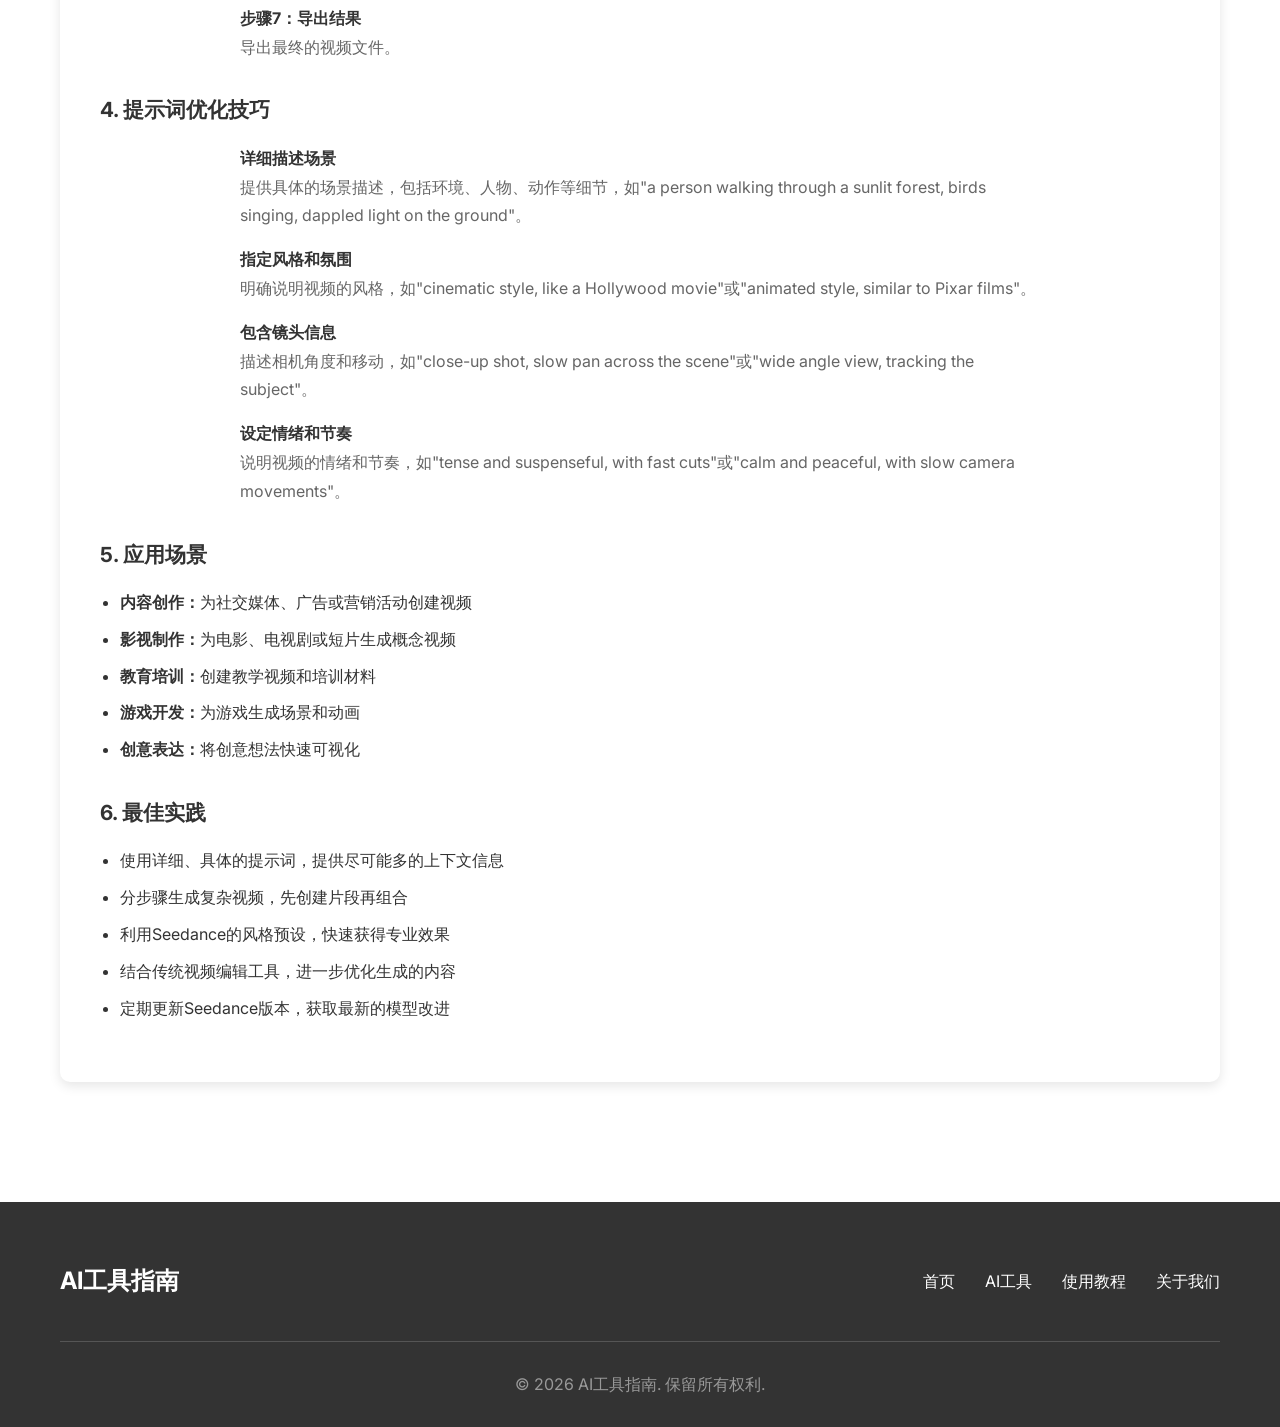
<file: tutorials/seedance-tutorial.html>
<!DOCTYPE html>
<html lang="zh-CN">
<head>
    <meta charset="UTF-8">
    <meta name="viewport" content="width=device-width, initial-scale=1.0">
    <title>Seedance AI舞蹈生成教程 | AI工具指南</title>
    <link rel="stylesheet" href="../style.css">
    <link href="https://fonts.googleapis.com/css2?family=Inter:wght@300;400;500;600;700&display=swap" rel="stylesheet">
</head>
<body>
    <header>
        <nav>
            <div class="container">
                <a href="../index.html" class="logo">AI工具指南</a>
                <ul class="nav-links">
                    <li><a href="../index.html#home">首页</a></li>
                    <li><a href="../index.html#tools">AI工具</a></li>
                    <li><a href="../index.html#tutorials">使用教程</a></li>
                    <li><a href="../index.html#about">关于我们</a></li>
                </ul>
            </div>
        </nav>
        <div class="hero">
            <div class="container">
                <h1>Seedance AI舞蹈生成教程</h1>
                <p>学习如何使用Seedance创建逼真的舞蹈动作，根据音乐或提示词生成专业舞蹈</p>
                <a href="../index.html" class="btn">返回首页</a>
            </div>
        </div>
    </header>

    <main>
        <section class="section">
            <div class="container">
                <div class="tutorial-detail">
                    <h3>Seedance AI视频生成教程</h3>
                    <span class="tutorial-tag">最新模型</span>
                    <div class="tutorial-content-full">
                        <h4>1. Seedance简介</h4>
                        <p>Seedance是最新的AI视频生成模型，能够根据文本描述创建高质量、逼真的视频内容。它采用先进的深度学习技术，结合了最新的视频生成算法，为用户提供专业级别的视频创作能力。</p>
                        <p><strong>官方网站：</strong><a href="https://seedance.ai" target="_blank">https://seedance.ai</a></p>
                        
                        <h4>2. 基本功能</h4>
                        <ul>
                            <li>文本到视频：根据详细的文本描述生成高质量视频</li>
                            <li>视频风格转换：将现有视频转换为不同风格</li>
                            <li>视频扩展：延长现有视频内容</li>
                            <li>多语言支持：支持多种语言的文本提示</li>
                            <li>高清输出：生成1080p甚至4K分辨率的视频</li>
                        </ul>
                        
                        <h4>3. 入门步骤</h4>
                        <p><strong>步骤1：访问Seedance</strong><br>
                        访问Seedance官方网站：<a href="https://seedance.ai" target="_blank">https://seedance.ai</a></p>
                        <p><strong>步骤2：注册账号</strong><br>
                        创建一个Seedance账号，选择适合的订阅计划。</p>
                        <p><strong>步骤3：输入提示词</strong><br>
                        在输入框中输入详细的视频描述，尽可能具体地说明你想要的内容。</p>
                        <p><strong>步骤4：设置参数</strong><br>
                        选择视频长度、分辨率、风格等参数。</p>
                        <p><strong>步骤5：生成视频</strong><br>
                        点击生成按钮，等待AI处理并生成视频。</p>
                        <p><strong>步骤6：预览和编辑</strong><br>
                        预览生成的视频，根据需要进行调整和编辑。</p>
                        <p><strong>步骤7：导出结果</strong><br>
                        导出最终的视频文件。</p>
                        
                        <h4>4. 提示词优化技巧</h4>
                        <p><strong>详细描述场景</strong><br>
                        提供具体的场景描述，包括环境、人物、动作等细节，如"a person walking through a sunlit forest, birds singing, dappled light on the ground"。</p>
                        <p><strong>指定风格和氛围</strong><br>
                        明确说明视频的风格，如"cinematic style, like a Hollywood movie"或"animated style, similar to Pixar films"。</p>
                        <p><strong>包含镜头信息</strong><br>
                        描述相机角度和移动，如"close-up shot, slow pan across the scene"或"wide angle view, tracking the subject"。</p>
                        <p><strong>设定情绪和节奏</strong><br>
                        说明视频的情绪和节奏，如"tense and suspenseful, with fast cuts"或"calm and peaceful, with slow camera movements"。</p>
                        
                        <h4>5. 应用场景</h4>
                        <ul>
                            <li><strong>内容创作：</strong>为社交媒体、广告或营销活动创建视频</li>
                            <li><strong>影视制作：</strong>为电影、电视剧或短片生成概念视频</li>
                            <li><strong>教育培训：</strong>创建教学视频和培训材料</li>
                            <li><strong>游戏开发：</strong>为游戏生成场景和动画</li>
                            <li><strong>创意表达：</strong>将创意想法快速可视化</li>
                        </ul>
                        
                        <h4>6. 最佳实践</h4>
                        <ul>
                            <li>使用详细、具体的提示词，提供尽可能多的上下文信息</li>
                            <li>分步骤生成复杂视频，先创建片段再组合</li>
                            <li>利用Seedance的风格预设，快速获得专业效果</li>
                            <li>结合传统视频编辑工具，进一步优化生成的内容</li>
                            <li>定期更新Seedance版本，获取最新的模型改进</li>
                        </ul>
                    </div>
                </div>
            </div>
        </section>
    </main>

    <footer>
        <div class="container">
            <div class="footer-content">
                <div class="footer-logo">AI工具指南</div>
                <div class="footer-links">
                    <a href="../index.html#home">首页</a>
                    <a href="../index.html#tools">AI工具</a>
                    <a href="../index.html#tutorials">使用教程</a>
                    <a href="../index.html#about">关于我们</a>
                </div>
            </div>
            <div class="footer-bottom">
                <p>&copy; 2026 AI工具指南. 保留所有权利.</p>
            </div>
        </div>
    </footer>
</body>
</html>
</file>
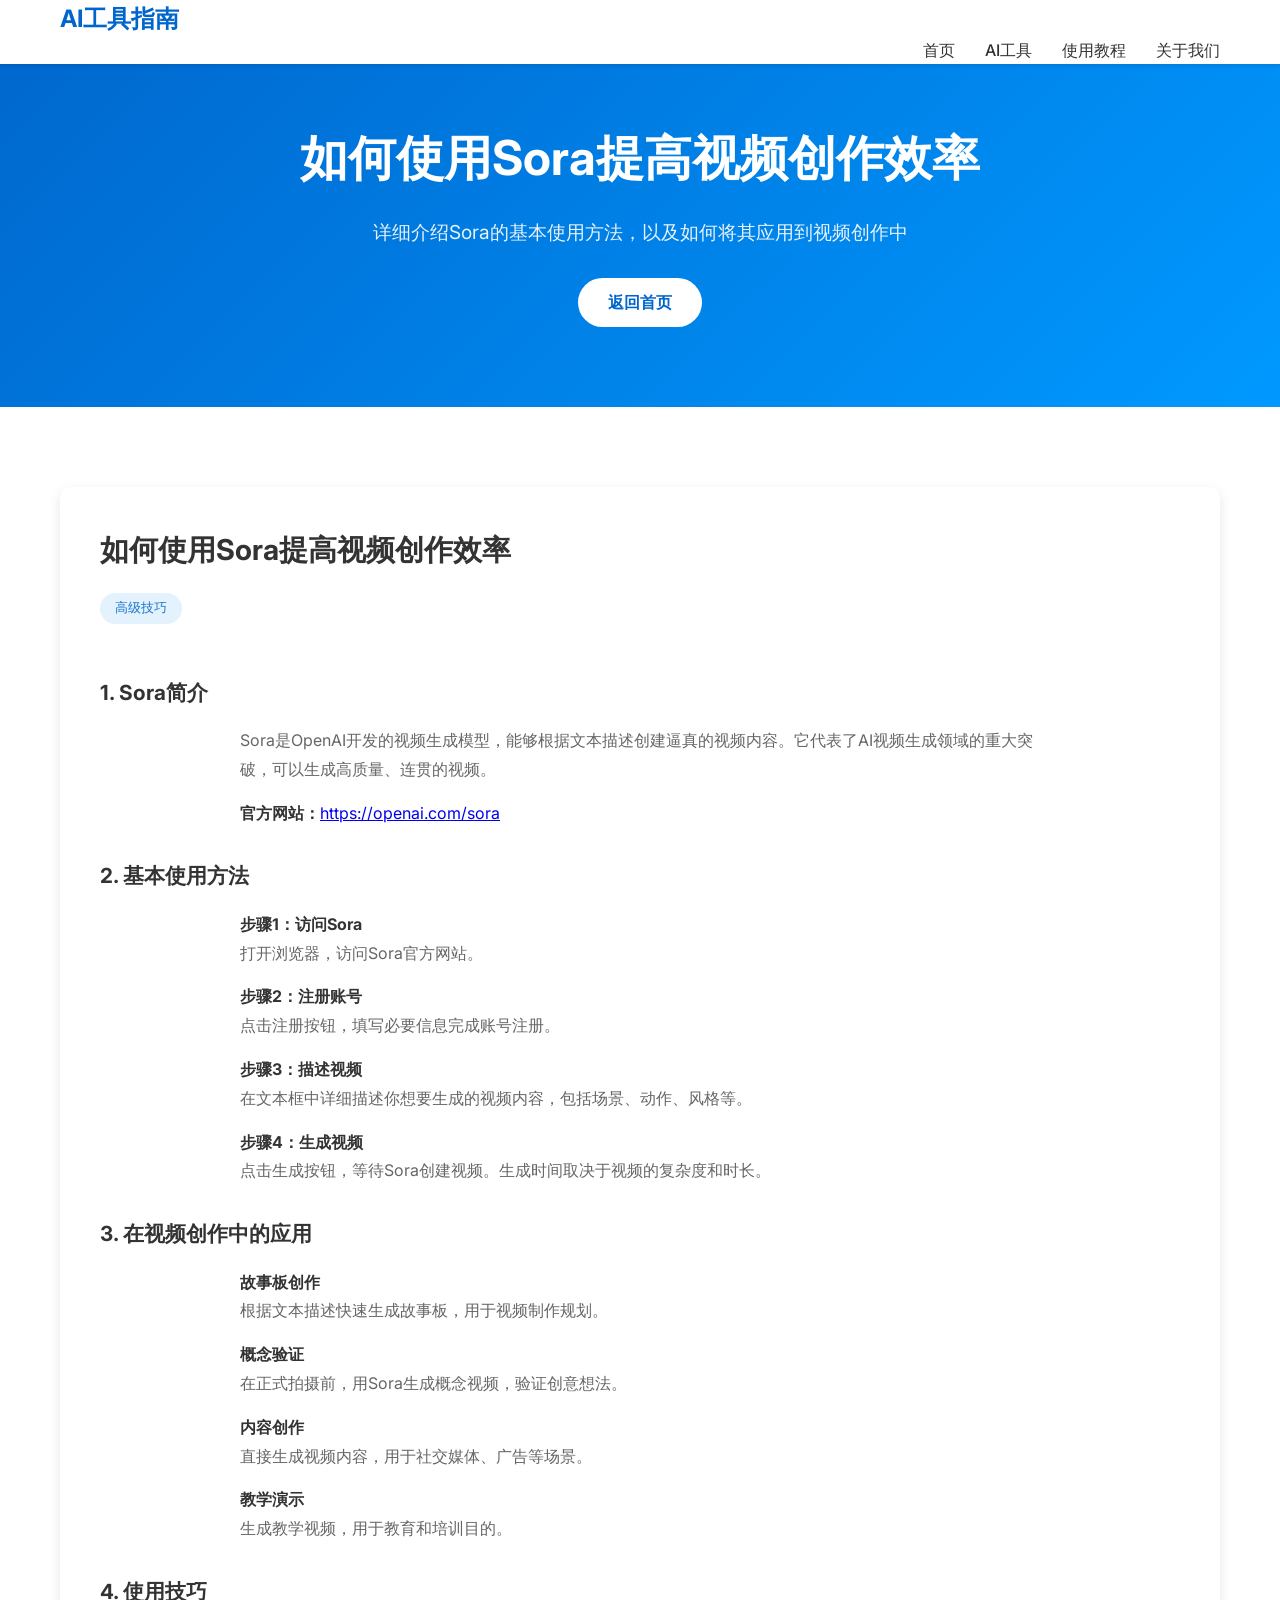
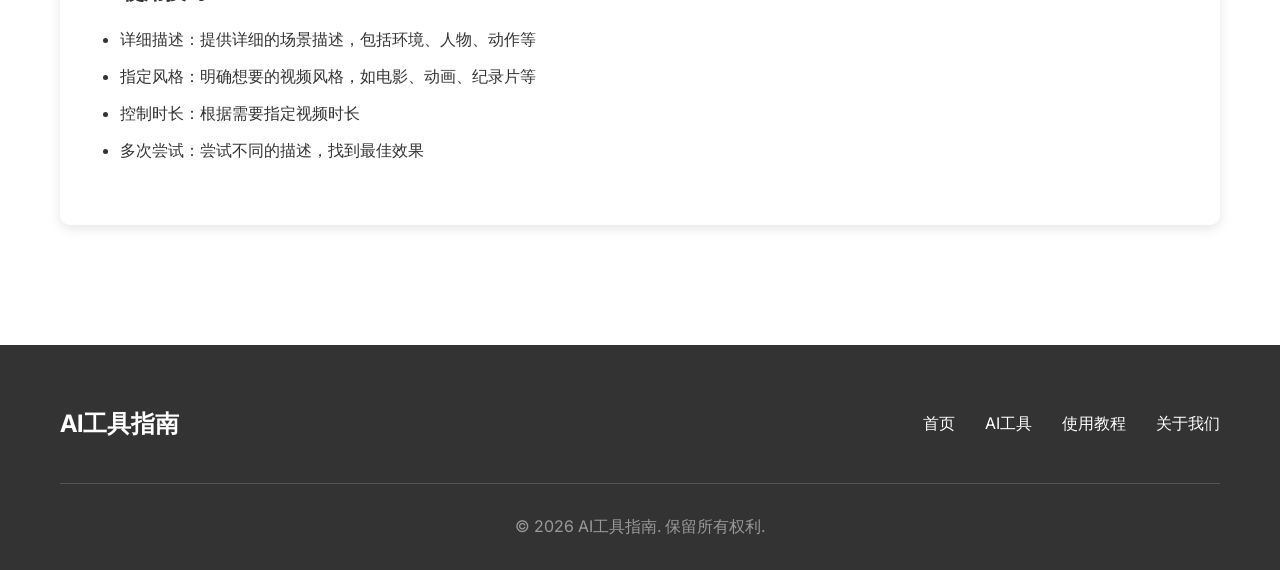
<file: tutorials/sora-tutorial.html>
<!DOCTYPE html>
<html lang="zh-CN">
<head>
    <meta charset="UTF-8">
    <meta name="viewport" content="width=device-width, initial-scale=1.0">
    <title>如何使用Sora提高视频创作效率 | AI工具指南</title>
    <link rel="stylesheet" href="../style.css">
    <link href="https://fonts.googleapis.com/css2?family=Inter:wght@300;400;500;600;700&display=swap" rel="stylesheet">
</head>
<body>
    <header>
        <nav>
            <div class="container">
                <a href="../index.html" class="logo">AI工具指南</a>
                <ul class="nav-links">
                    <li><a href="../index.html#home">首页</a></li>
                    <li><a href="../index.html#tools">AI工具</a></li>
                    <li><a href="../index.html#tutorials">使用教程</a></li>
                    <li><a href="../index.html#about">关于我们</a></li>
                </ul>
            </div>
        </nav>
        <div class="hero">
            <div class="container">
                <h1>如何使用Sora提高视频创作效率</h1>
                <p>详细介绍Sora的基本使用方法，以及如何将其应用到视频创作中</p>
                <a href="../index.html" class="btn">返回首页</a>
            </div>
        </div>
    </header>

    <main>
        <section class="section">
            <div class="container">
                <div class="tutorial-detail">
                    <h3>如何使用Sora提高视频创作效率</h3>
                    <span class="tutorial-tag">高级技巧</span>
                    <div class="tutorial-content-full">
                        <h4>1. Sora简介</h4>
                        <p>Sora是OpenAI开发的视频生成模型，能够根据文本描述创建逼真的视频内容。它代表了AI视频生成领域的重大突破，可以生成高质量、连贯的视频。</p>
                        <p><strong>官方网站：</strong><a href="https://openai.com/sora" target="_blank">https://openai.com/sora</a>
                        
                        <h4>2. 基本使用方法</h4>
                        <p><strong>步骤1：访问Sora</strong><br>
                        打开浏览器，访问Sora官方网站。</p>
                        <p><strong>步骤2：注册账号</strong><br>
                        点击注册按钮，填写必要信息完成账号注册。</p>
                        <p><strong>步骤3：描述视频</strong><br>
                        在文本框中详细描述你想要生成的视频内容，包括场景、动作、风格等。</p>
                        <p><strong>步骤4：生成视频</strong><br>
                        点击生成按钮，等待Sora创建视频。生成时间取决于视频的复杂度和时长。</p>
                        
                        <h4>3. 在视频创作中的应用</h4>
                        <p><strong>故事板创作</strong><br>
                        根据文本描述快速生成故事板，用于视频制作规划。</p>
                        <p><strong>概念验证</strong><br>
                        在正式拍摄前，用Sora生成概念视频，验证创意想法。</p>
                        <p><strong>内容创作</strong><br>
                        直接生成视频内容，用于社交媒体、广告等场景。</p>
                        <p><strong>教学演示</strong><br>
                        生成教学视频，用于教育和培训目的。</p>
                        
                        <h4>4. 使用技巧</h4>
                        <ul>
                            <li>详细描述：提供详细的场景描述，包括环境、人物、动作等</li>
                            <li>指定风格：明确想要的视频风格，如电影、动画、纪录片等</li>
                            <li>控制时长：根据需要指定视频时长</li>
                            <li>多次尝试：尝试不同的描述，找到最佳效果</li>
                        </ul>
                    </div>
                </div>
            </div>
        </section>
    </main>

    <footer>
        <div class="container">
            <div class="footer-content">
                <div class="footer-logo">AI工具指南</div>
                <div class="footer-links">
                    <a href="../index.html#home">首页</a>
                    <a href="../index.html#tools">AI工具</a>
                    <a href="../index.html#tutorials">使用教程</a>
                    <a href="../index.html#about">关于我们</a>
                </div>
            </div>
            <div class="footer-bottom">
                <p>&copy; 2026 AI工具指南. 保留所有权利.</p>
            </div>
        </div>
    </footer>
</body>
</html>
</file>
<file: game/style.css>
* {
    margin: 0;
    padding: 0;
    box-sizing: border-box;
}

body {
    font-family: 'Segoe UI', Tahoma, Geneva, Verdana, sans-serif;
    background: linear-gradient(135deg, #1a1a2e 0%, #16213e 100%);
    min-height: 100vh;
    display: flex;
    justify-content: center;
    align-items: center;
}

.game-container {
    background: rgba(255, 255, 255, 0.1);
    border-radius: 20px;
    padding: 20px;
    box-shadow: 0 8px 32px rgba(0, 0, 0, 0.3);
}

.chooser-container {
    background-image: url('ChooserBackground/ChooserBackground.png');
    background-size: cover;
    background-position: center;
    background-repeat: no-repeat;
    height: 100px;
    margin-bottom: 15px;
    display: flex;
    align-items: center;
    padding: 10px 20px;
    gap: 20px;
}

.sun-count {
    display: flex;
    align-items: center;
    gap: 10px;
    font-size: 24px;
    font-weight: bold;
    color: #ffd700;
    min-width: 100px;
    padding-left: 20px;
}

.sun-icon {
    font-size: 32px;
}

.selected-plant {
    font-size: 18px;
    color: #fff;
    padding: 8px 16px;
    background: rgba(255, 255, 255, 0.2);
    border-radius: 8px;
}

.plant-bar {
    display: flex;
    gap: 10px;
    align-items: center;
    flex-grow: 1;
}

.plant-card {
    border: 2px solid transparent;
    border-radius: 8px;
    cursor: grab;
    transition: all 0.3s ease;
    min-width: 60px;
    height: 80px;
    user-select: none;
    background-size: cover;
    background-position: center;
    background-repeat: no-repeat;
}

.plant-card[data-plant="sunflower"] {
    background-image: url('cards/card_sunflower.png');
}

.plant-card[data-plant="peashooter"] {
    background-image: url('cards/card_peashooter.png');
}

.plant-card:active {
    cursor: grabbing;
}

.plant-card:hover {
    transform: translateY(-3px);
    box-shadow: 0 3px 10px rgba(74, 143, 64, 0.5);
}

.plant-card.selected {
    border-color: #ffd700;
    box-shadow: 0 0 15px rgba(255, 215, 0, 0.6);
}

.plant-card.disabled {
    opacity: 0.7;
    cursor: not-allowed;
}

.plant-card.disabled[data-plant="sunflower"] {
    background-image: url('cards/card_sunflower2.png');
}

.plant-card.disabled[data-plant="peashooter"] {
    background-image: url('cards/card_peashooter2.png');
}

.plant-card.disabled:hover {
    transform: none;
    box-shadow: none;
}

.plant-card.disabled:active {
    cursor: not-allowed;
}

#game-canvas {
    border: 3px solid #4a8f40;
    border-radius: 10px;
    background: #2d5a27;
    display: block;
    transition: box-shadow 0.3s ease;
}

#game-canvas.drag-over {
    box-shadow: 0 0 30px rgba(255, 215, 0, 0.5);
    border-color: #ffd700;
}

.controls {
    display: flex;
    gap: 15px;
    justify-content: center;
    margin-top: 15px;
}

.controls button {
    padding: 12px 30px;
    font-size: 16px;
    font-weight: bold;
    color: #fff;
    background: linear-gradient(145deg, #c0392b, #a93226);
    border: none;
    border-radius: 8px;
    cursor: pointer;
    transition: all 0.3s ease;
}

.controls button:hover {
    transform: translateY(-3px);
    box-shadow: 0 5px 15px rgba(192, 57, 43, 0.5);
}
</file>
<file: style.css>
/* 全局样式 */
* {
    margin: 0;
    padding: 0;
    box-sizing: border-box;
}

body {
    font-family: 'Inter', sans-serif;
    line-height: 1.6;
    color: #333;
    background-color: #fff;
}

.container {
    max-width: 1200px;
    margin: 0 auto;
    padding: 0 20px;
}

/* 导航栏 */
nav {
    background-color: #fff;
    box-shadow: 0 2px 4px rgba(0,0,0,0.1);
    position: fixed;
    top: 0;
    left: 0;
    right: 0;
    z-index: 1000;
}

.nav-links {
    display: flex;
    list-style: none;
    justify-content: flex-end;
}

.nav-links li {
    margin-left: 30px;
}

.nav-links a {
    text-decoration: none;
    color: #333;
    font-weight: 500;
    transition: color 0.3s ease;
}

.nav-links a:hover {
    color: #0066cc;
}

.logo {
    font-size: 1.5rem;
    font-weight: 700;
    color: #0066cc;
    text-decoration: none;
}

/* 响应式导航 */
@media (max-width: 768px) {
    .nav-links {
        flex-direction: column;
        align-items: center;
        padding: 20px 0;
    }
    
    .nav-links li {
        margin: 10px 0;
    }
}

/* 英雄区域 */
.hero {
    background: linear-gradient(135deg, #0066cc 0%, #0099ff 100%);
    color: #fff;
    padding: 120px 0 80px;
    text-align: center;
}

.hero h1 {
    font-size: 3rem;
    margin-bottom: 20px;
    font-weight: 700;
}

.hero p {
    font-size: 1.2rem;
    margin-bottom: 30px;
    opacity: 0.9;
}

.btn {
    display: inline-block;
    background-color: #fff;
    color: #0066cc;
    padding: 12px 30px;
    border-radius: 50px;
    text-decoration: none;
    font-weight: 600;
    transition: all 0.3s ease;
}

.btn:hover {
    background-color: #f8f9fa;
    transform: translateY(-2px);
    box-shadow: 0 4px 12px rgba(0,0,0,0.15);
}

/* 通用部分样式 */
.section {
    padding: 80px 0;
}

.section h2 {
    font-size: 2.5rem;
    text-align: center;
    margin-bottom: 20px;
    color: #333;
}

.section p {
    text-align: center;
    max-width: 800px;
    margin: 0 auto 60px;
    color: #666;
}

/* 特性卡片 */
.features {
    display: grid;
    grid-template-columns: repeat(auto-fit, minmax(300px, 1fr));
    gap: 30px;
}

.feature-card {
    background-color: #f8f9fa;
    padding: 40px;
    border-radius: 10px;
    text-align: center;
    transition: transform 0.3s ease;
}

.feature-card:hover {
    transform: translateY(-5px);
    box-shadow: 0 10px 30px rgba(0,0,0,0.1);
}

.feature-icon {
    font-size: 3rem;
    margin-bottom: 20px;
}

.feature-card h3 {
    margin-bottom: 15px;
    color: #333;
}

/* 工具网格 */
.tool-grid {
    display: grid;
    grid-template-columns: repeat(auto-fit, minmax(250px, 1fr));
    gap: 30px;
}

.tool-card {
    background-color: #fff;
    border-radius: 10px;
    overflow: hidden;
    box-shadow: 0 4px 12px rgba(0,0,0,0.1);
    transition: transform 0.3s ease;
}

.tool-card:hover {
    transform: translateY(-5px);
    box-shadow: 0 10px 30px rgba(0,0,0,0.15);
}

.tool-icon {
    font-size: 4rem;
    text-align: center;
    padding: 30px 0;
    background-color: #f8f9fa;
    margin-bottom: 20px;
}

.tool-card img {
    width: 100%;
    height: 200px;
    object-fit: cover;
}

.tool-card h3 {
    padding: 20px;
    padding-bottom: 10px;
    color: #333;
}

.tool-card p {
    padding: 0 20px;
    padding-bottom: 20px;
    text-align: left;
    margin: 0;
    color: #666;
}

.tool-links {
    display: flex;
    flex-direction: column;
}

.tool-website {
    display: block;
    padding: 10px 20px;
    background-color: #f8f9fa;
    text-align: center;
    text-decoration: none;
    color: #333;
    font-weight: 500;
    transition: background-color 0.3s ease;
    border-bottom: 1px solid #e9ecef;
}

.tool-website:hover {
    background-color: #e9ecef;
}

.tool-link {
    display: block;
    padding: 10px 20px;
    background-color: #f8f9fa;
    text-align: center;
    text-decoration: none;
    color: #0066cc;
    font-weight: 500;
    transition: background-color 0.3s ease;
}

.tool-link:hover {
    background-color: #e9ecef;
}

/* 教程列表 */
.tutorial-list {
    display: flex;
    flex-direction: column;
    gap: 20px;
}

.tutorial-card {
    background-color: #fff;
    border-radius: 10px;
    overflow: hidden;
    box-shadow: 0 4px 12px rgba(0,0,0,0.1);
    transition: transform 0.3s ease;
}

.tutorial-card:hover {
    transform: translateY(-5px);
    box-shadow: 0 10px 30px rgba(0,0,0,0.15);
}

.tutorial-content {
    padding: 30px;
}

.tutorial-tag {
    display: inline-block;
    background-color: #e3f2fd;
    color: #1976d2;
    padding: 5px 15px;
    border-radius: 20px;
    font-size: 0.8rem;
    font-weight: 500;
    margin-bottom: 15px;
}

.tutorial-card h3 {
    margin-bottom: 15px;
    color: #333;
}

.tutorial-card p {
    text-align: left;
    margin: 0 0 20px;
    color: #666;
}

.tutorial-link {
    display: inline-block;
    color: #0066cc;
    font-weight: 500;
    text-decoration: none;
    transition: color 0.3s ease;
}

.tutorial-link:hover {
    color: #004c99;
}

/* 关于我们 */
.bg-light {
    background-color: #f8f9fa;
}

.contact-info {
    text-align: center;
    margin-top: 30px;
}

.contact-link {
    display: inline-block;
    margin-top: 10px;
    color: #0066cc;
    text-decoration: none;
    font-weight: 500;
}

.contact-link:hover {
    text-decoration: underline;
}

/* 页脚 */
footer {
    background-color: #333;
    color: #fff;
    padding: 60px 0 30px;
}

.footer-content {
    display: flex;
    justify-content: space-between;
    align-items: center;
    margin-bottom: 40px;
}

.footer-logo {
    font-size: 1.5rem;
    font-weight: 700;
}

.footer-links {
    display: flex;
    gap: 30px;
}

.footer-links a {
    color: #fff;
    text-decoration: none;
    transition: color 0.3s ease;
}

.footer-links a:hover {
    color: #0099ff;
}

.footer-bottom {
    text-align: center;
    padding-top: 30px;
    border-top: 1px solid #555;
    color: #999;
}

/* 教程详情样式 */
.tutorial-detail {
    background-color: #fff;
    border-radius: 10px;
    padding: 40px;
    margin-bottom: 40px;
    box-shadow: 0 4px 12px rgba(0,0,0,0.1);
}

.tutorial-detail h3 {
    font-size: 1.8rem;
    margin-bottom: 20px;
    color: #333;
}

.tutorial-detail .tutorial-tag {
    display: inline-block;
    background-color: #e3f2fd;
    color: #1976d2;
    padding: 5px 15px;
    border-radius: 20px;
    font-size: 0.8rem;
    font-weight: 500;
    margin-bottom: 20px;
}

.tutorial-content-full {
    line-height: 1.8;
}

.tutorial-content-full h4 {
    font-size: 1.3rem;
    margin-top: 30px;
    margin-bottom: 15px;
    color: #333;
}

.tutorial-content-full p {
    margin-bottom: 15px;
    text-align: left;
}

.tutorial-content-full strong {
    color: #333;
}

.tutorial-content-full ul {
    margin-left: 20px;
    margin-bottom: 20px;
}

.tutorial-content-full li {
    margin-bottom: 8px;
}

/* 响应式设计 */
@media (max-width: 768px) {
    .hero h1 {
        font-size: 2.5rem;
    }
    
    .section h2 {
        font-size: 2rem;
    }
    
    .footer-content {
        flex-direction: column;
        text-align: center;
        gap: 30px;
    }
    
    .footer-links {
        justify-content: center;
    }
    
    .tutorial-detail {
        padding: 20px;
    }
    
    .tutorial-detail h3 {
        font-size: 1.5rem;
    }
    
    .tutorial-content-full h4 {
        font-size: 1.1rem;
    }
}

@media (max-width: 480px) {
    .hero h1 {
        font-size: 2rem;
    }
    
    .section {
        padding: 60px 0;
    }
    
    .feature-card,
    .tool-card,
    .tutorial-card {
        padding: 20px;
    }
}

/* AI助手悬浮窗样式 */
.ai-assistant-floating {
    position: fixed;
    bottom: 30px;
    right: 30px;
    z-index: 1000;
}

.ai-assistant-toggle {
    display: flex;
    align-items: center;
    gap: 10px;
    padding: 15px 20px;
    background-color: #0066cc;
    color: white;
    border: none;
    border-radius: 30px;
    font-size: 16px;
    font-weight: 500;
    cursor: pointer;
    box-shadow: 0 4px 12px rgba(0, 102, 204, 0.3);
    transition: all 0.3s ease;
}

.ai-assistant-toggle:hover {
    background-color: #0052a3;
    transform: translateY(-2px);
    box-shadow: 0 6px 16px rgba(0, 102, 204, 0.4);
}

.ai-icon {
    font-size: 20px;
}

.ai-assistant-window {
    position: absolute;
    bottom: 70px;
    right: 0;
    width: 400px;
    max-width: 90vw;
    background-color: #fff;
    border-radius: 12px;
    box-shadow: 0 8px 24px rgba(0, 0, 0, 0.15);
    overflow: hidden;
    transform: translateY(20px);
    opacity: 0;
    visibility: hidden;
    transition: all 0.3s ease;
}

.ai-assistant-window.active {
    transform: translateY(0);
    opacity: 1;
    visibility: visible;
}

.ai-assistant-header {
    display: flex;
    justify-content: space-between;
    align-items: center;
    padding: 15px 20px;
    background-color: #f8f9fa;
    border-bottom: 1px solid #e9ecef;
}

.ai-assistant-header h3 {
    margin: 0;
    font-size: 16px;
    font-weight: 600;
    color: #333;
}

.ai-assistant-close {
    background: none;
    border: none;
    font-size: 20px;
    cursor: pointer;
    color: #666;
    transition: color 0.3s ease;
}

.ai-assistant-close:hover {
    color: #333;
}

.chat-messages {
    height: 350px;
    overflow-y: auto;
    padding: 20px;
    background-color: #f8f9fa;
}

.message {
    margin-bottom: 20px;
    max-width: 80%;
}

.user-message {
    margin-left: auto;
}

.bot-message {
    margin-right: auto;
}

.message-content {
    padding: 15px 20px;
    border-radius: 18px;
    line-height: 1.6;
}

.user-message .message-content {
    background-color: #e3f2fd;
    color: #1976d2;
    border-bottom-right-radius: 4px;
}

.bot-message .message-content {
    background-color: #f1f1f1;
    color: #333;
    border-bottom-left-radius: 4px;
}

.chat-input {
    display: flex;
    padding: 20px;
    border-top: 1px solid #e9ecef;
}

.chat-input input {
    flex: 1;
    padding: 12px 15px;
    border: 1px solid #ddd;
    border-radius: 20px 0 0 20px;
    font-size: 14px;
    outline: none;
    transition: border-color 0.3s ease;
}

.chat-input input:focus {
    border-color: #0066cc;
}

.chat-input button {
    padding: 12px 20px;
    background-color: #0066cc;
    color: white;
    border: none;
    border-radius: 0 20px 20px 0;
    font-size: 14px;
    font-weight: 500;
    cursor: pointer;
    transition: background-color 0.3s ease;
}

.chat-input button:hover {
    background-color: #0052a3;
}

.quick-questions {
    display: flex;
    flex-wrap: wrap;
    gap: 8px;
    padding: 0 20px 20px;
}

.quick-question {
    padding: 8px 16px;
    background-color: #f8f9fa;
    border: 1px solid #ddd;
    border-radius: 16px;
    font-size: 12px;
    cursor: pointer;
    transition: all 0.3s ease;
}

.quick-question:hover {
    background-color: #e9ecef;
    border-color: #0066cc;
    color: #0066cc;
}

/* 滚动条样式 */
.chat-messages::-webkit-scrollbar {
    width: 6px;
}

.chat-messages::-webkit-scrollbar-track {
    background: #f1f1f1;
    border-radius: 3px;
}

.chat-messages::-webkit-scrollbar-thumb {
    background: #c1c1c1;
    border-radius: 3px;
}

.chat-messages::-webkit-scrollbar-thumb:hover {
    background: #a8a8a8;
}

/* 响应式设计 */
@media (max-width: 768px) {
    .ai-assistant-floating {
        bottom: 20px;
        right: 20px;
    }
    
    .ai-assistant-window {
        width: 320px;
    }
    
    .chat-messages {
        height: 300px;
    }
    
    .message {
        max-width: 90%;
    }
    
    .quick-questions {
        flex-direction: column;
        align-items: stretch;
    }
    
    .quick-question {
        text-align: center;
    }
}
</file>
